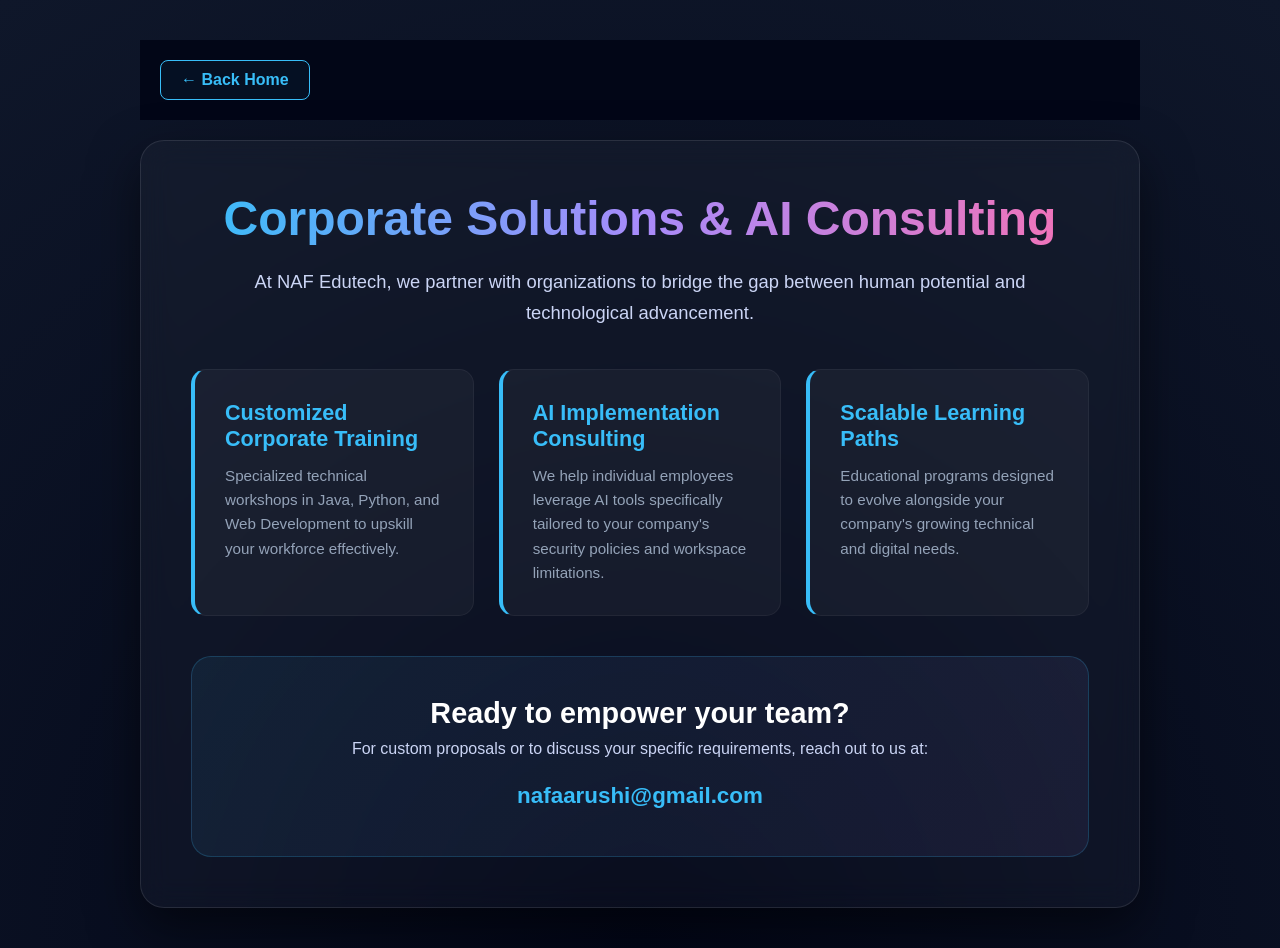
<file: corporate.html>
<!doctype html>
<html lang="en">
  <head>
    <link rel="stylesheet" href="./css/style.css" />
    <title>Corporate Solutions | NAF Edutech</title>
  </head>
  <body>
    <div class="corporate-page-wrapper">
      <div class="page-top-nav">
        <a href="index.html" class="back-btn">&larr; Back Home</a>
      </div>

      <div class="corporate-glass-container">
        <header class="corporate-header">
          <h1>Corporate Solutions & AI Consulting</h1>
          <p>
            At NAF Edutech, we partner with organizations to bridge the gap
            between human potential and technological advancement.
          </p>
        </header>

        <div class="corporate-offerings">
          <div class="offering-item">
            <h3>Customized Corporate Training</h3>
            <p>
              Specialized technical workshops in Java, Python, and Web
              Development to upskill your workforce effectively.
            </p>
          </div>

          <div class="offering-item">
            <h3>AI Implementation Consulting</h3>
            <p>
              We help individual employees leverage AI tools specifically
              tailored to your company's security policies and workspace
              limitations.
            </p>
          </div>

          <div class="offering-item">
            <h3>Scalable Learning Paths</h3>
            <p>
              Educational programs designed to evolve alongside your company's
              growing technical and digital needs.
            </p>
          </div>
        </div>

        <div class="corporate-cta">
          <h2>Ready to empower your team?</h2>
          <p>
            For custom proposals or to discuss your specific requirements, reach
            out to us at:
          </p>
          <a href="mailto:contact@nafedutech.com" class="corporate-email"
            >nafaarushi@gmail.com</a
          >
        </div>
      </div>
    </div>
  </body>
</html>
</file>
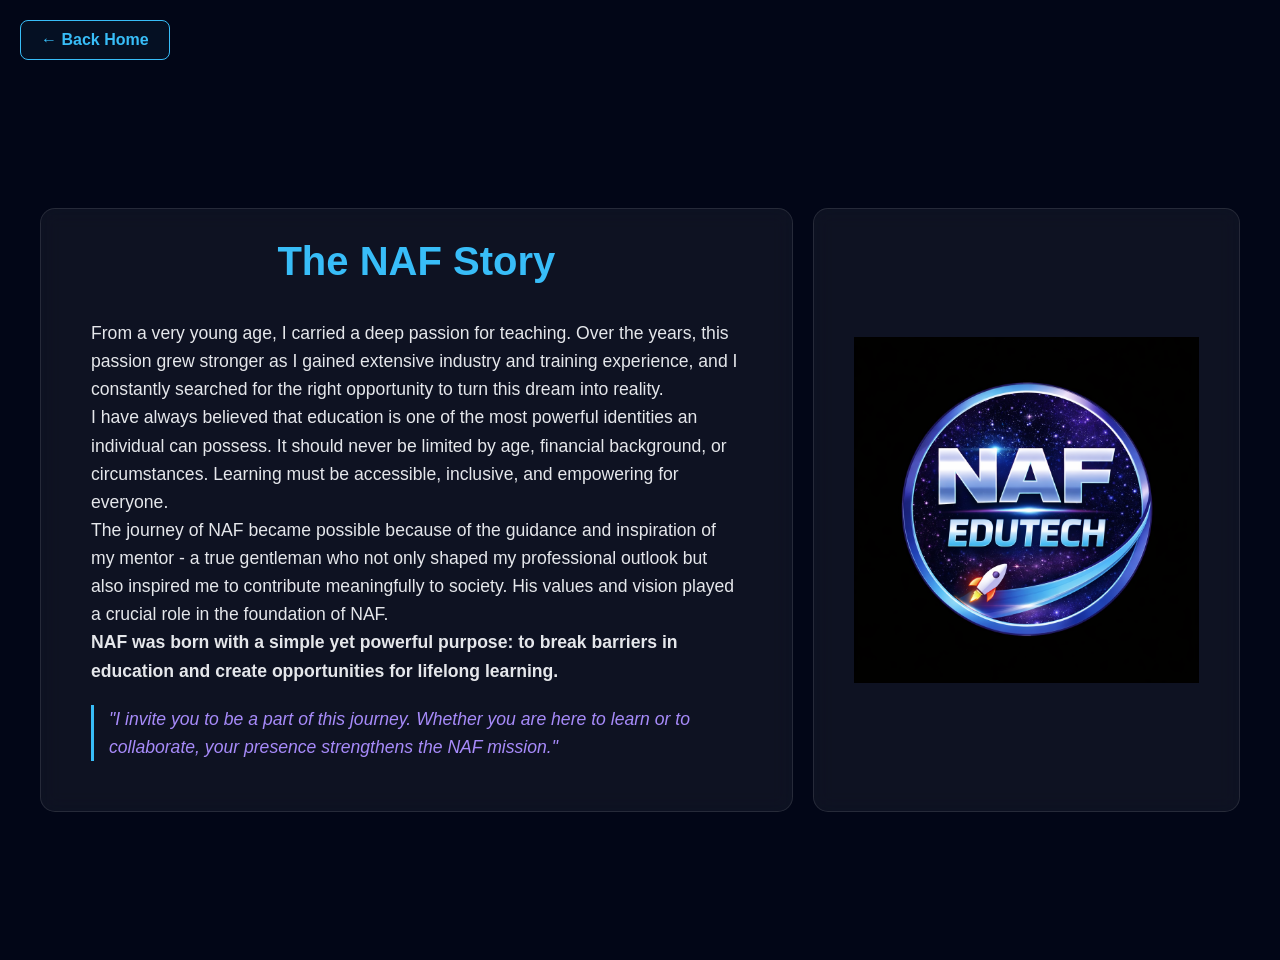
<file: history.html>
<!doctype html>
<html lang="en">
  <head>
    <link rel="stylesheet" href="./css/style.css" />
    <title>Our Story | NAF Edutech</title>
    <style>
      /* Dedicated Page Styles */
      body {
        margin: 0;
        background: #020617;
      }

      .history-full-page {
        min-height: 100vh;
        padding: 40px;
        display: flex;
        flex-direction: column;
        align-items: center;
        justify-content: center;
      }

      .back-btn {
        position: absolute;
        top: 20px;
        left: 20px;
        color: #38bdf8;
        text-decoration: none;
        font-weight: 600;
        padding: 10px 20px;
        border: 1px solid #38bdf8;
        border-radius: 8px;
        transition: 0.3s;
      }

      .back-btn:hover {
        background: #38bdf8;
        color: #020617;
      }

      .history-wrapper {
        flex-direction: row; /* Keep side-by-side on desktop */
        align-items: stretch;
        height: auto;
        max-width: 1200px;
      }

      /* Mobile Responsive adjustment */
      @media (max-width: 768px) {
        .history-wrapper {
          flex-direction: column;
        }
      }
    </style>
  </head>
  <body>
    <div class="page-top-nav">
      <a href="index.html" class="back-btn">&larr; Back Home</a>
    </div>

    <section class="history-section history-full-page">
      <div class="history-wrapper">
        <div class="glass-card history-content-wrapper">
          <h2 class="section-title" style="font-size: 2.5rem">The NAF Story</h2>
          <div class="scrollable-text" style="font-size: 1.1rem; padding: 20px">
            <p>
              From a very young age, I carried a deep passion for teaching. Over
              the years, this passion grew stronger as I gained extensive
              industry and training experience, and I constantly searched for
              the right opportunity to turn this dream into reality.
            </p>

            <p>
              I have always believed that education is one of the most powerful
              identities an individual can possess. It should never be limited
              by age, financial background, or circumstances. Learning must be
              accessible, inclusive, and empowering for everyone.
            </p>

            <p>
              The journey of NAF became possible because of the guidance and
              inspiration of my mentor - a true gentleman who not only shaped my
              professional outlook but also inspired me to contribute
              meaningfully to society. His values and vision played a crucial
              role in the foundation of NAF.
            </p>

            <p>
              <strong
                >NAF was born with a simple yet powerful purpose: to break
                barriers in education and create opportunities for lifelong
                learning.</strong
              >
            </p>

            <div
              class="founder-quote"
              style="
                border-left: 3px solid #38bdf8;
                padding-left: 15px;
                margin-top: 20px;
                color: #a78bfa;
              "
            >
              <em
                >"I invite you to be a part of this journey. Whether you are
                here to learn or to collaborate, your presence strengthens the
                NAF mission."</em
              >
            </div>
          </div>
        </div>

        <div class="glass-card logo-section" style="padding: 40px">
          <img
            src="images/NAF logo.png"
            alt="NAF Edutech Logo"
            class="naf-logo"
            style="max-width: 100%"
          />
        </div>
      </div>
    </section>
  </body>
</html>
</file>
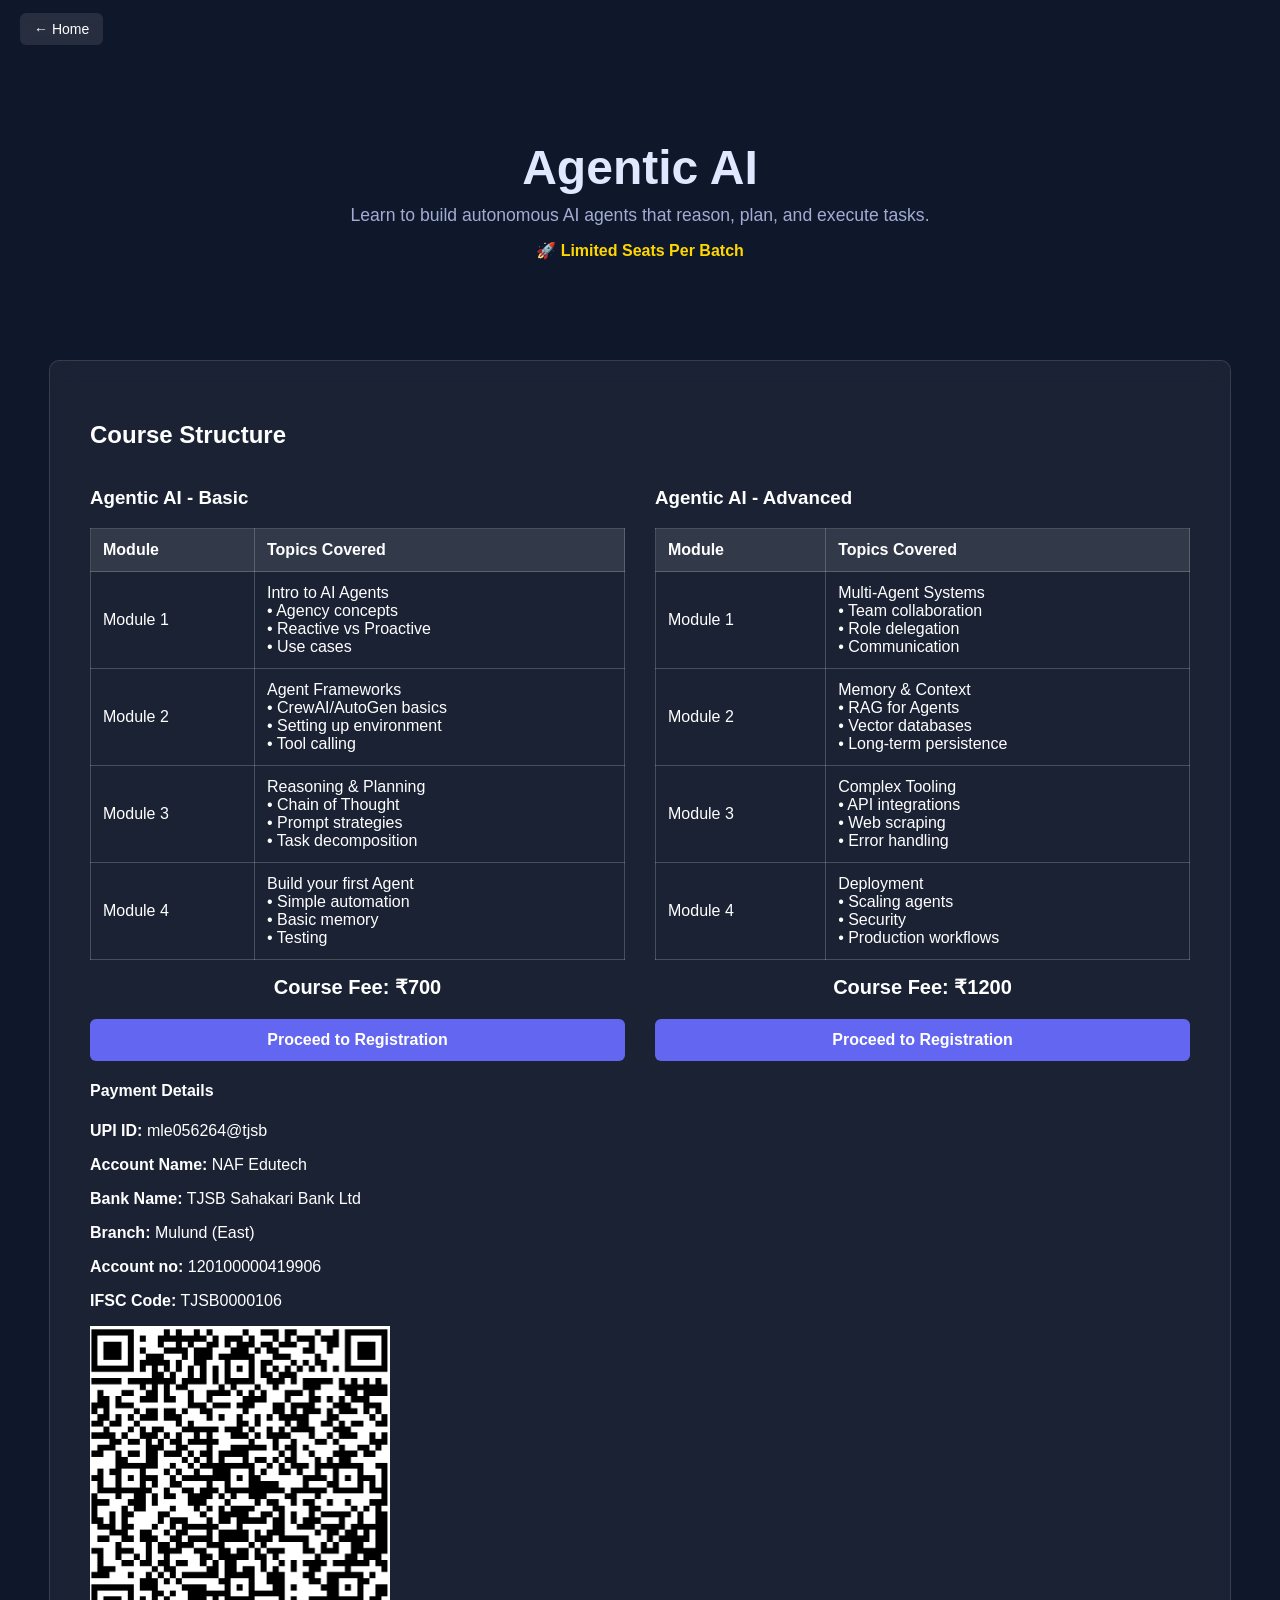
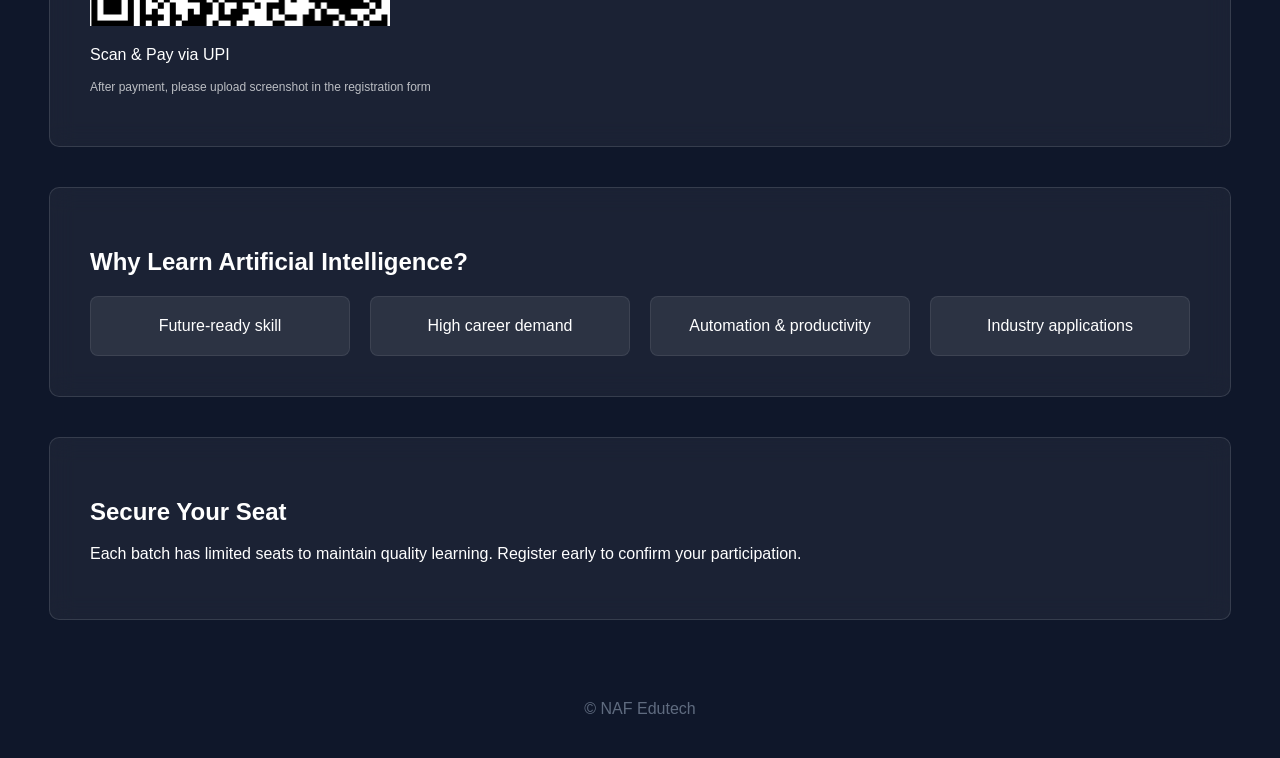
<file: courses/course-agenticai.html>
<!doctype html>
<html lang="en">
  <head>
    <meta charset="UTF-8" />
    <meta name="viewport" content="width=device-width, initial-scale=1.0" />
    <title>Artificial Intelligence | NAF Edutech</title>
    <link rel="stylesheet" href="course.css" />
  </head>

  <body>
    <!-- HOME BUTTON -->
    <div class="top-nav">
      <a href="../index.html" class="home-btn">← Home</a>
    </div>

    <!-- HERO -->
    <section class="course-hero">
      <h1>Agentic AI</h1>
      <p>
        Learn to build autonomous AI agents that reason, plan, and execute
        tasks.
      </p>
      <div class="limited-badge">🚀 Limited Seats Per Batch</div>
    </section>

    <!-- COURSE STRUCTURE -->
    <section class="course-section glass-card">
      <h2>Course Structure</h2>

      <div class="course-tables">
        <div class="course-table">
          <h3>Agentic AI - Basic</h3>
          <table>
            <tr>
              <th>Module</th>
              <th>Topics Covered</th>
            </tr>
            <tr>
              <td>Module 1</td>
              <td>
                Intro to AI Agents<br />• Agency concepts<br />• Reactive vs
                Proactive<br />• Use cases
              </td>
            </tr>
            <tr>
              <td>Module 2</td>
              <td>
                Agent Frameworks<br />• CrewAI/AutoGen basics<br />• Setting up
                environment<br />• Tool calling
              </td>
            </tr>
            <tr>
              <td>Module 3</td>
              <td>
                Reasoning & Planning<br />• Chain of Thought<br />• Prompt
                strategies<br />• Task decomposition
              </td>
            </tr>
            <tr>
              <td>Module 4</td>
              <td>
                Build your first Agent<br />• Simple automation<br />• Basic
                memory<br />• Testing
              </td>
            </tr>
          </table>
          <div class="course-price">Course Fee: ₹700</div>
          <a href="https://forms.gle/EibyaiA8zGve7oNF8" class="register-btn"
            >Proceed to Registration</a
          >
        </div>

        <div class="course-table">
          <h3>Agentic AI - Advanced</h3>
          <table>
            <tr>
              <th>Module</th>
              <th>Topics Covered</th>
            </tr>
            <tr>
              <td>Module 1</td>
              <td>
                Multi-Agent Systems<br />• Team collaboration<br />• Role
                delegation<br />• Communication
              </td>
            </tr>
            <tr>
              <td>Module 2</td>
              <td>
                Memory & Context<br />• RAG for Agents<br />• Vector
                databases<br />• Long-term persistence
              </td>
            </tr>
            <tr>
              <td>Module 3</td>
              <td>
                Complex Tooling<br />• API integrations<br />• Web scraping<br />•
                Error handling
              </td>
            </tr>
            <tr>
              <td>Module 4</td>
              <td>
                Deployment<br />• Scaling agents<br />• Security<br />•
                Production workflows
              </td>
            </tr>
          </table>
          <div class="course-price">Course Fee: ₹1200</div>
          <a href="https://forms.gle/EibyaiA8zGve7oNF8" class="register-btn"
            >Proceed to Registration</a
          >
        </div>
      </div>
      <!-- SINGLE PAYMENT SECTION -->
      <div class="payment-box">
        <h4>Payment Details</h4>

        <p><strong>UPI ID:</strong> mle056264@tjsb</p>
        <p><strong>Account Name:</strong> NAF Edutech</p>
        <p><strong>Bank Name:</strong> TJSB Sahakari Bank Ltd</p>
        <p><strong>Branch:</strong> Mulund (East)</p>
        <p><strong>Account no:</strong> 120100000419906</p>
        <p><strong>IFSC Code:</strong> TJSB0000106</p>

        <div class="qr-section">
          <img
            src="../images/QR Code.jpg"
            alt="Scan to Pay"
            class="qr-code"
            width="300px"
            height="300px"
          />
          <p class="scan-text">Scan & Pay via UPI</p>
        </div>

        <p style="font-size: 12px; opacity: 0.7">
          After payment, please upload screenshot in the registration form
        </p>
      </div>
    </section>

    <!-- WHY LEARN -->
    <section class="course-section glass-card">
      <h2>Why Learn Artificial Intelligence?</h2>

      <div class="topics-grid">
        <div class="topic">Future-ready skill</div>
        <div class="topic">High career demand</div>
        <div class="topic">Automation & productivity</div>
        <div class="topic">Industry applications</div>
      </div>
    </section>

    <!-- CTA -->
    <section class="course-section glass-card">
      <h2>Secure Your Seat</h2>

      <p>
        Each batch has limited seats to maintain quality learning. Register
        early to confirm your participation.
      </p>
    </section>

    <footer class="course-footer">© NAF Edutech</footer>
  </body>
</html>
</file>
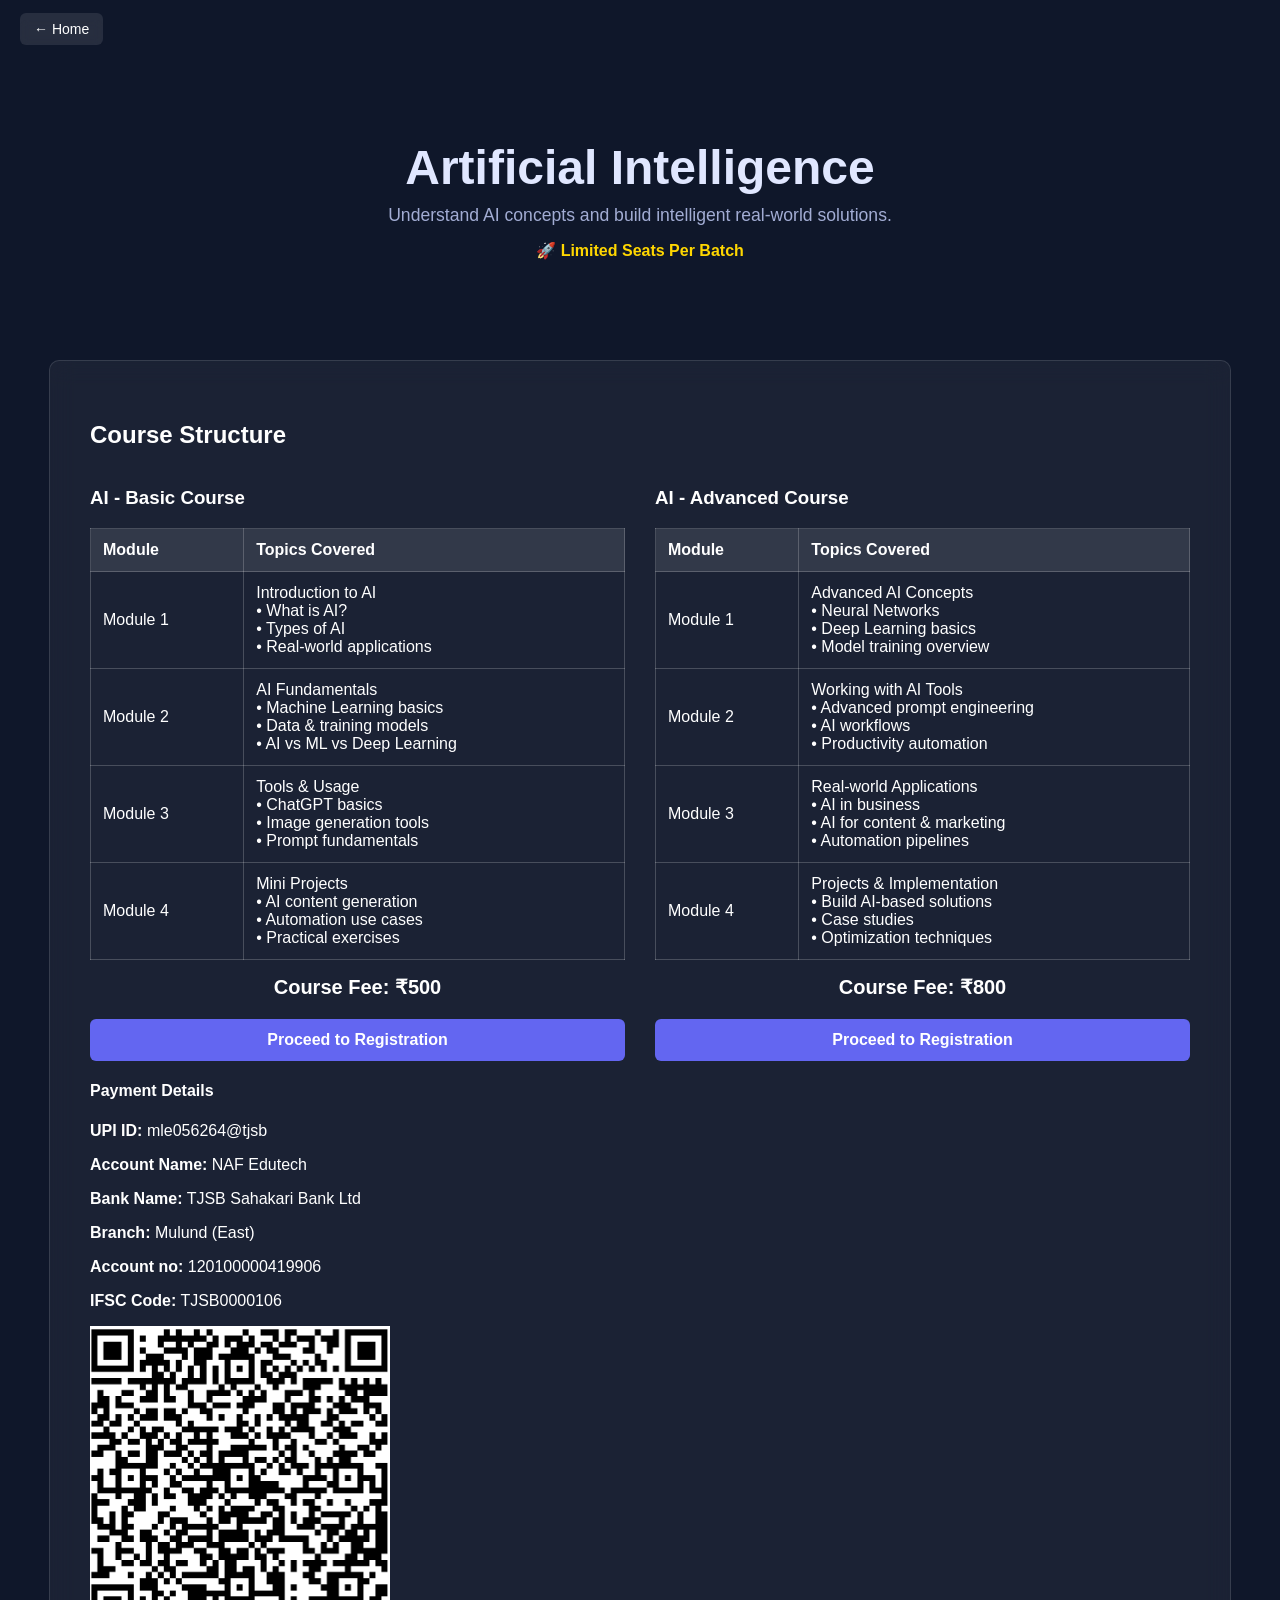
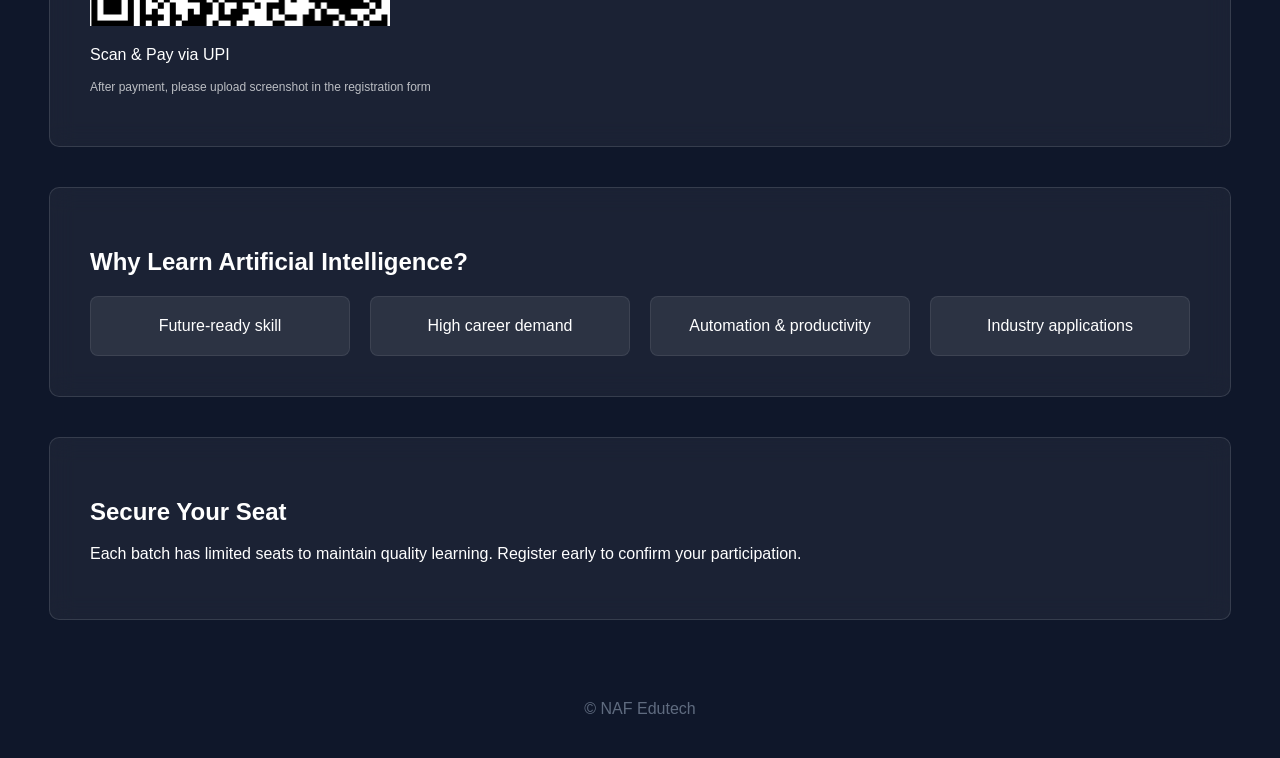
<file: courses/course-ai.html>
<!doctype html>
<html lang="en">
  <head>
    <meta charset="UTF-8" />
    <meta name="viewport" content="width=device-width, initial-scale=1.0" />
    <title>Artificial Intelligence | NAF Edutech</title>
    <link rel="stylesheet" href="course.css" />
  </head>

  <body>
    <!-- HOME BUTTON -->
    <div class="top-nav">
      <a href="../index.html" class="home-btn">← Home</a>
    </div>

    <!-- HERO -->
    <section class="course-hero">
      <h1>Artificial Intelligence</h1>
      <p>Understand AI concepts and build intelligent real-world solutions.</p>

      <div class="limited-badge">🚀 Limited Seats Per Batch</div>
    </section>

    <!-- COURSE STRUCTURE -->
    <section class="course-section glass-card">
      <h2>Course Structure</h2>

      <div class="course-tables">
        <!-- BASIC -->
        <div class="course-table">
          <h3>AI - Basic Course</h3>

          <table>
            <tr>
              <th>Module</th>
              <th>Topics Covered</th>
            </tr>

            <tr>
              <td>Module 1</td>
              <td>
                Introduction to AI<br />
                • What is AI?<br />
                • Types of AI<br />
                • Real-world applications
              </td>
            </tr>

            <tr>
              <td>Module 2</td>
              <td>
                AI Fundamentals<br />
                • Machine Learning basics<br />
                • Data & training models<br />
                • AI vs ML vs Deep Learning
              </td>
            </tr>

            <tr>
              <td>Module 3</td>
              <td>
                Tools & Usage<br />
                • ChatGPT basics<br />
                • Image generation tools<br />
                • Prompt fundamentals
              </td>
            </tr>

            <tr>
              <td>Module 4</td>
              <td>
                Mini Projects<br />
                • AI content generation<br />
                • Automation use cases<br />
                • Practical exercises
              </td>
            </tr>
          </table>

          <div class="course-price">Course Fee: ₹500</div>

          <a href="https://forms.gle/EibyaiA8zGve7oNF8" class="register-btn">
            Proceed to Registration
          </a>
        </div>

        <!-- ADVANCED -->
        <div class="course-table">
          <h3>AI - Advanced Course</h3>

          <table>
            <tr>
              <th>Module</th>
              <th>Topics Covered</th>
            </tr>

            <tr>
              <td>Module 1</td>
              <td>
                Advanced AI Concepts<br />
                • Neural Networks<br />
                • Deep Learning basics<br />
                • Model training overview
              </td>
            </tr>

            <tr>
              <td>Module 2</td>
              <td>
                Working with AI Tools<br />
                • Advanced prompt engineering<br />
                • AI workflows<br />
                • Productivity automation
              </td>
            </tr>

            <tr>
              <td>Module 3</td>
              <td>
                Real-world Applications<br />
                • AI in business<br />
                • AI for content & marketing<br />
                • Automation pipelines
              </td>
            </tr>

            <tr>
              <td>Module 4</td>
              <td>
                Projects & Implementation<br />
                • Build AI-based solutions<br />
                • Case studies<br />
                • Optimization techniques
              </td>
            </tr>
          </table>

          <div class="course-price">Course Fee: ₹800</div>

          <a href="https://forms.gle/EibyaiA8zGve7oNF8" class="register-btn">
            Proceed to Registration
          </a>
        </div>
      </div>

      <!-- SINGLE PAYMENT SECTION -->
      <div class="payment-box">
        <h4>Payment Details</h4>

        <p><strong>UPI ID:</strong> mle056264@tjsb</p>
        <p><strong>Account Name:</strong> NAF Edutech</p>
        <p><strong>Bank Name:</strong> TJSB Sahakari Bank Ltd</p>
        <p><strong>Branch:</strong> Mulund (East)</p>
        <p><strong>Account no:</strong> 120100000419906</p>
        <p><strong>IFSC Code:</strong> TJSB0000106</p>

        <div class="qr-section">
          <img
            src="../images/QR Code.jpg"
            alt="Scan to Pay"
            class="qr-code"
            width="300px"
            height="300px"
          />
          <p class="scan-text">Scan & Pay via UPI</p>
        </div>

        <p style="font-size: 12px; opacity: 0.7">
          After payment, please upload screenshot in the registration form
        </p>
      </div>
    </section>

    <!-- WHY LEARN -->
    <section class="course-section glass-card">
      <h2>Why Learn Artificial Intelligence?</h2>

      <div class="topics-grid">
        <div class="topic">Future-ready skill</div>
        <div class="topic">High career demand</div>
        <div class="topic">Automation & productivity</div>
        <div class="topic">Industry applications</div>
      </div>
    </section>

    <!-- CTA -->
    <section class="course-section glass-card">
      <h2>Secure Your Seat</h2>

      <p>
        Each batch has limited seats to maintain quality learning. Register
        early to confirm your participation.
      </p>
    </section>

    <footer class="course-footer">© NAF Edutech</footer>
  </body>
</html>
</file>
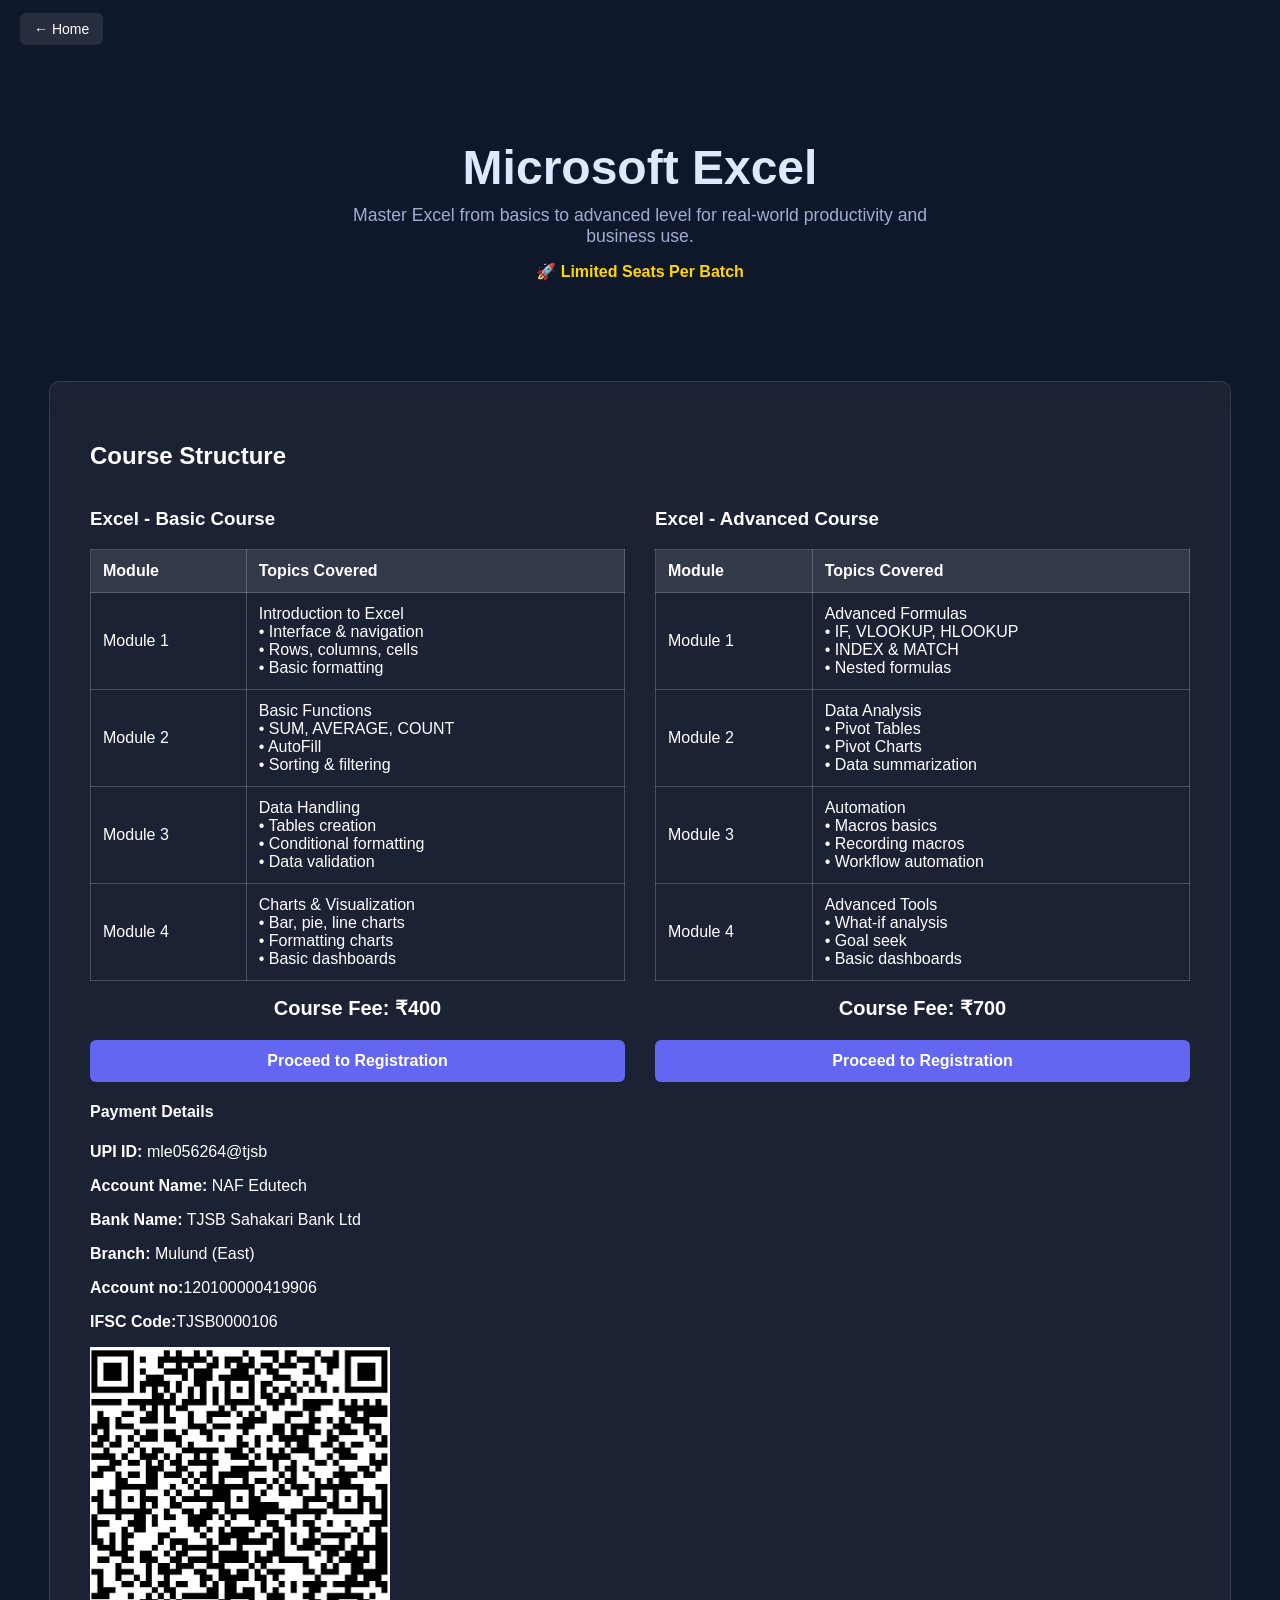
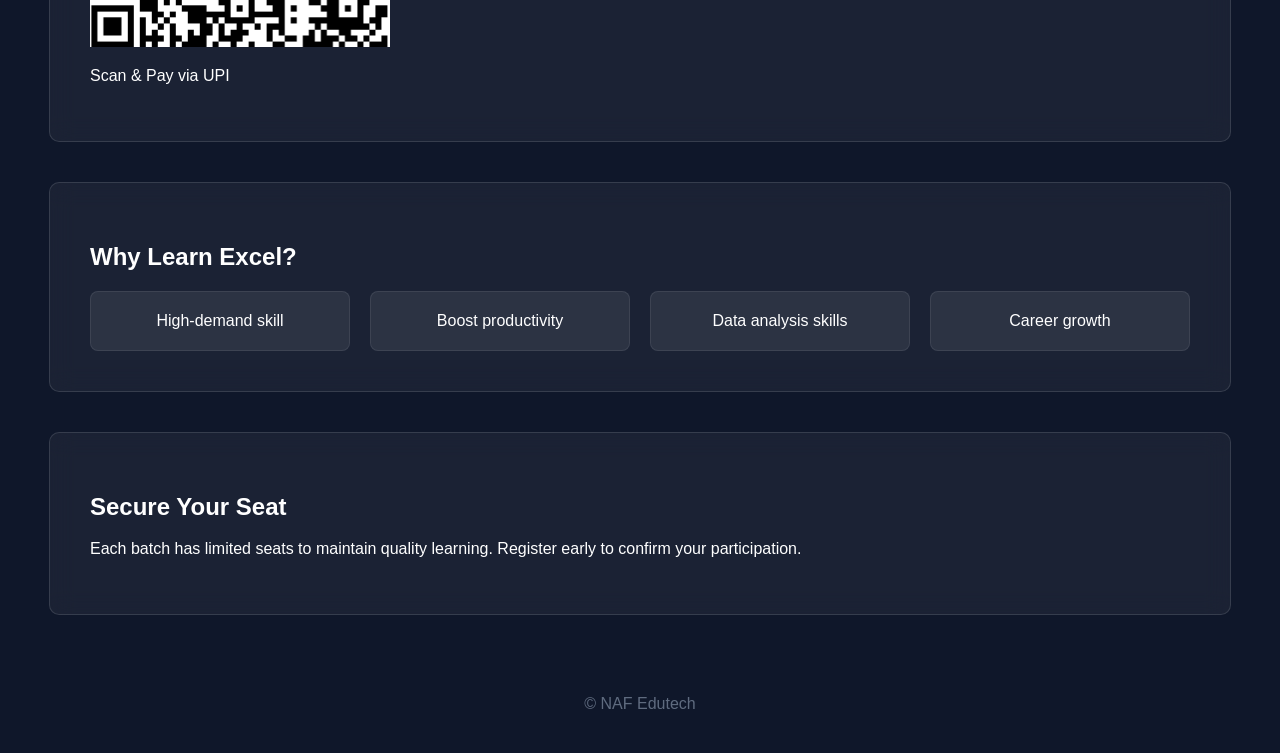
<file: courses/course-excel.html>
<!doctype html>
<html lang="en">
  <head>
    <meta charset="UTF-8" />
    <meta name="viewport" content="width=device-width, initial-scale=1.0" />
    <title>Excel | NAF Edutech</title>
    <link rel="stylesheet" href="course.css" />
  </head>

  <body>
    <!-- HOME BUTTON -->
    <div class="top-nav">
      <a href="../index.html" class="home-btn">← Home</a>
    </div>

    <!-- HERO -->
    <section class="course-hero">
      <h1>Microsoft Excel</h1>

      <p>
        Master Excel from basics to advanced level for real-world productivity
        and business use.
      </p>

      <div class="limited-badge">🚀 Limited Seats Per Batch</div>
    </section>

    <!-- COURSE STRUCTURE -->
    <section class="course-section glass-card">
      <h2>Course Structure</h2>

      <div class="course-tables">
        <!-- BASIC -->
        <div class="course-table">
          <h3>Excel - Basic Course</h3>

          <table>
            <tr>
              <th>Module</th>
              <th>Topics Covered</th>
            </tr>

            <tr>
              <td>Module 1</td>
              <td>
                Introduction to Excel<br />
                • Interface & navigation<br />
                • Rows, columns, cells<br />
                • Basic formatting
              </td>
            </tr>

            <tr>
              <td>Module 2</td>
              <td>
                Basic Functions<br />
                • SUM, AVERAGE, COUNT<br />
                • AutoFill<br />
                • Sorting & filtering
              </td>
            </tr>

            <tr>
              <td>Module 3</td>
              <td>
                Data Handling<br />
                • Tables creation<br />
                • Conditional formatting<br />
                • Data validation
              </td>
            </tr>

            <tr>
              <td>Module 4</td>
              <td>
                Charts & Visualization<br />
                • Bar, pie, line charts<br />
                • Formatting charts<br />
                • Basic dashboards
              </td>
            </tr>
          </table>

          <div class="course-price">Course Fee: ₹400</div>

          <a href="https://forms.gle/EibyaiA8zGve7oNF8" class="register-btn">
            Proceed to Registration
          </a>
        </div>

        <!-- ADVANCED -->
        <div class="course-table">
          <h3>Excel - Advanced Course</h3>

          <table>
            <tr>
              <th>Module</th>
              <th>Topics Covered</th>
            </tr>

            <tr>
              <td>Module 1</td>
              <td>
                Advanced Formulas<br />
                • IF, VLOOKUP, HLOOKUP<br />
                • INDEX & MATCH<br />
                • Nested formulas
              </td>
            </tr>

            <tr>
              <td>Module 2</td>
              <td>
                Data Analysis<br />
                • Pivot Tables<br />
                • Pivot Charts<br />
                • Data summarization
              </td>
            </tr>

            <tr>
              <td>Module 3</td>
              <td>
                Automation<br />
                • Macros basics<br />
                • Recording macros<br />
                • Workflow automation
              </td>
            </tr>

            <tr>
              <td>Module 4</td>
              <td>
                Advanced Tools<br />
                • What-if analysis<br />
                • Goal seek<br />
                • Basic dashboards
              </td>
            </tr>
          </table>

          <div class="course-price">Course Fee: ₹700</div>

          <a href="https://forms.gle/EibyaiA8zGve7oNF8" class="register-btn">
            Proceed to Registration
          </a>
        </div>
      </div>
      <!-- Payment Details -->
      <div class="payment-box">
        <h4>Payment Details</h4>

        <p><strong>UPI ID:</strong> mle056264@tjsb</p>
        <p><strong>Account Name:</strong> NAF Edutech</p>
        <p><strong>Bank Name:</strong> TJSB Sahakari Bank Ltd</p>
        <p><strong>Branch:</strong> Mulund (East)</p>
        <p><strong>Account no:</strong>120100000419906</p>
        <p><strong>IFSC Code:</strong>TJSB0000106</p>

        <div class="qr-section">
          <img
            src="../images/QR Code.jpg"
            alt="Scan to Pay"
            class="qr-code"
            width="300px"
            height="300px"
          />
          <p class="scan-text">Scan & Pay via UPI</p>
        </div>
      </div>
    </section>

    <!-- WHY LEARN -->
    <section class="course-section glass-card">
      <h2>Why Learn Excel?</h2>

      <div class="topics-grid">
        <div class="topic">High-demand skill</div>
        <div class="topic">Boost productivity</div>
        <div class="topic">Data analysis skills</div>
        <div class="topic">Career growth</div>
      </div>
    </section>

    <!-- CTA -->
    <section class="course-section glass-card">
      <h2>Secure Your Seat</h2>

      <p>
        Each batch has limited seats to maintain quality learning. Register
        early to confirm your participation.
      </p>
    </section>

    <footer class="course-footer">© NAF Edutech</footer>
  </body>
</html>
</file>
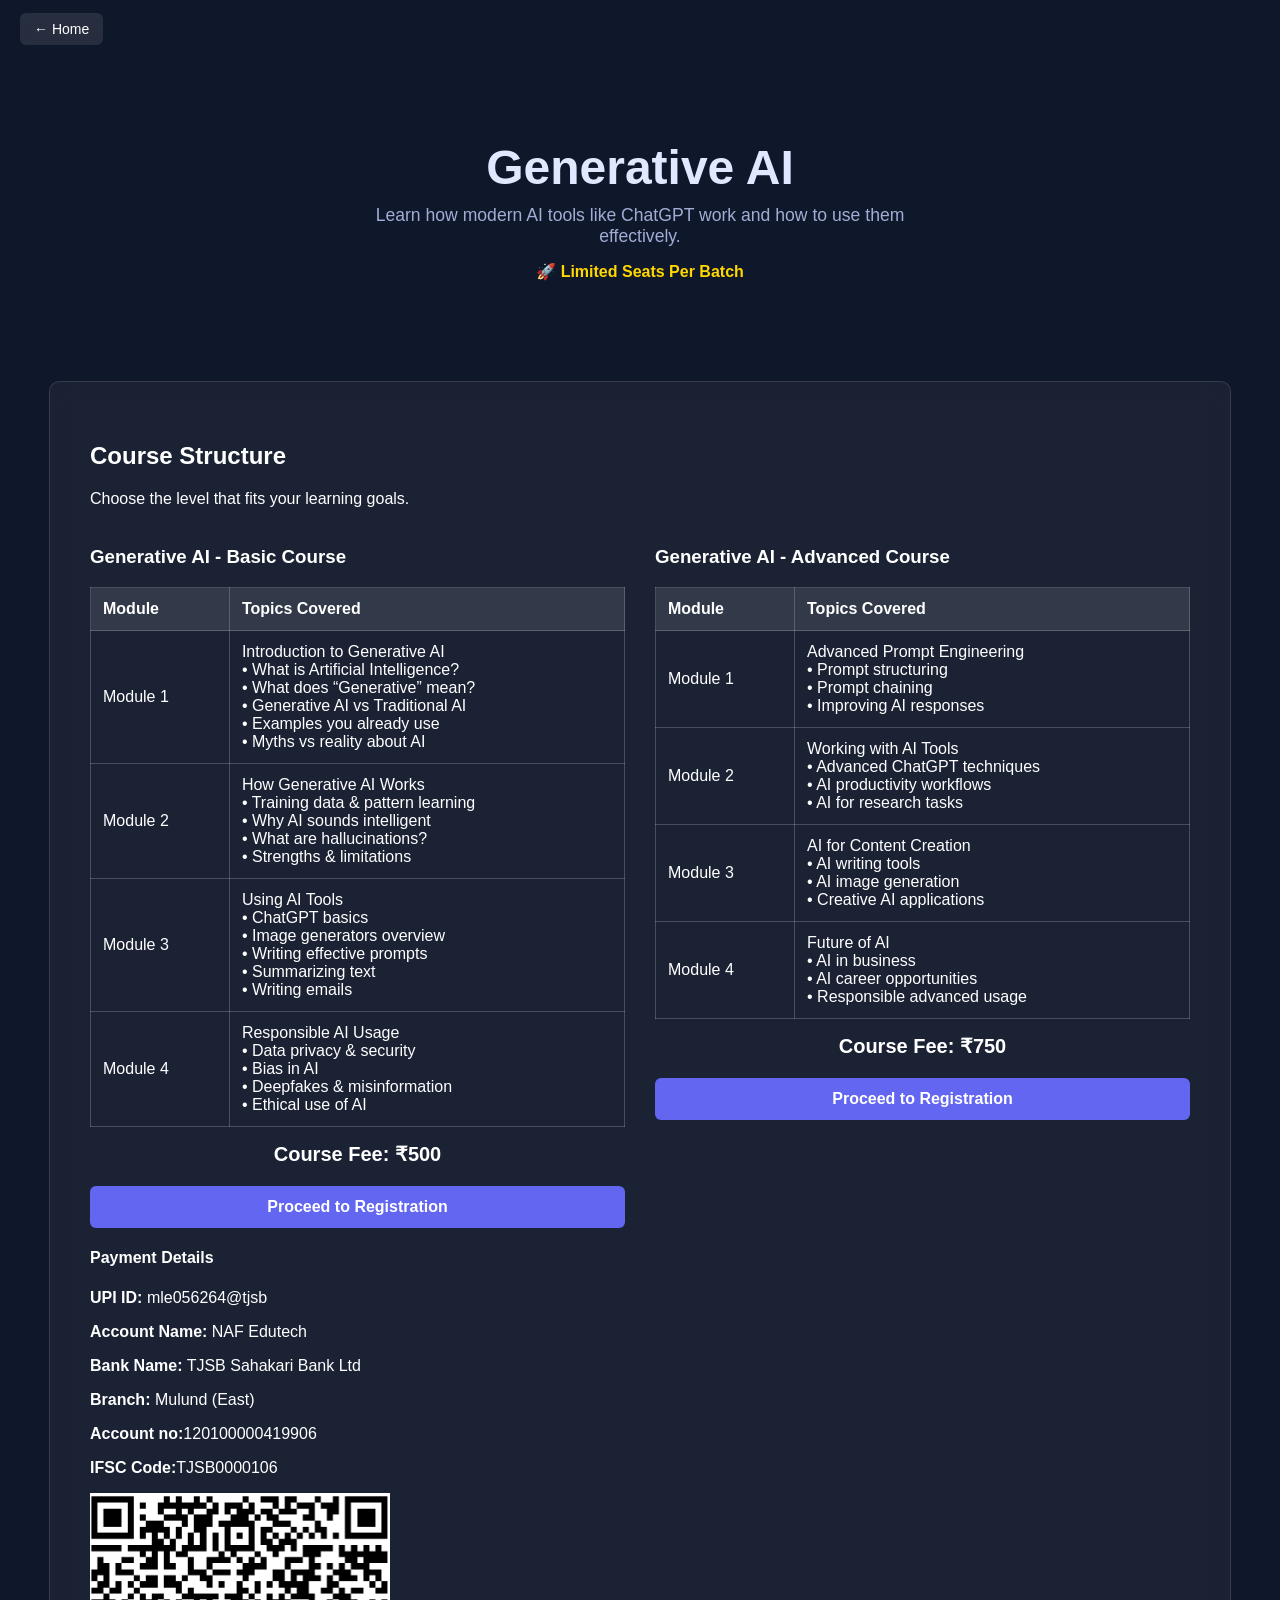
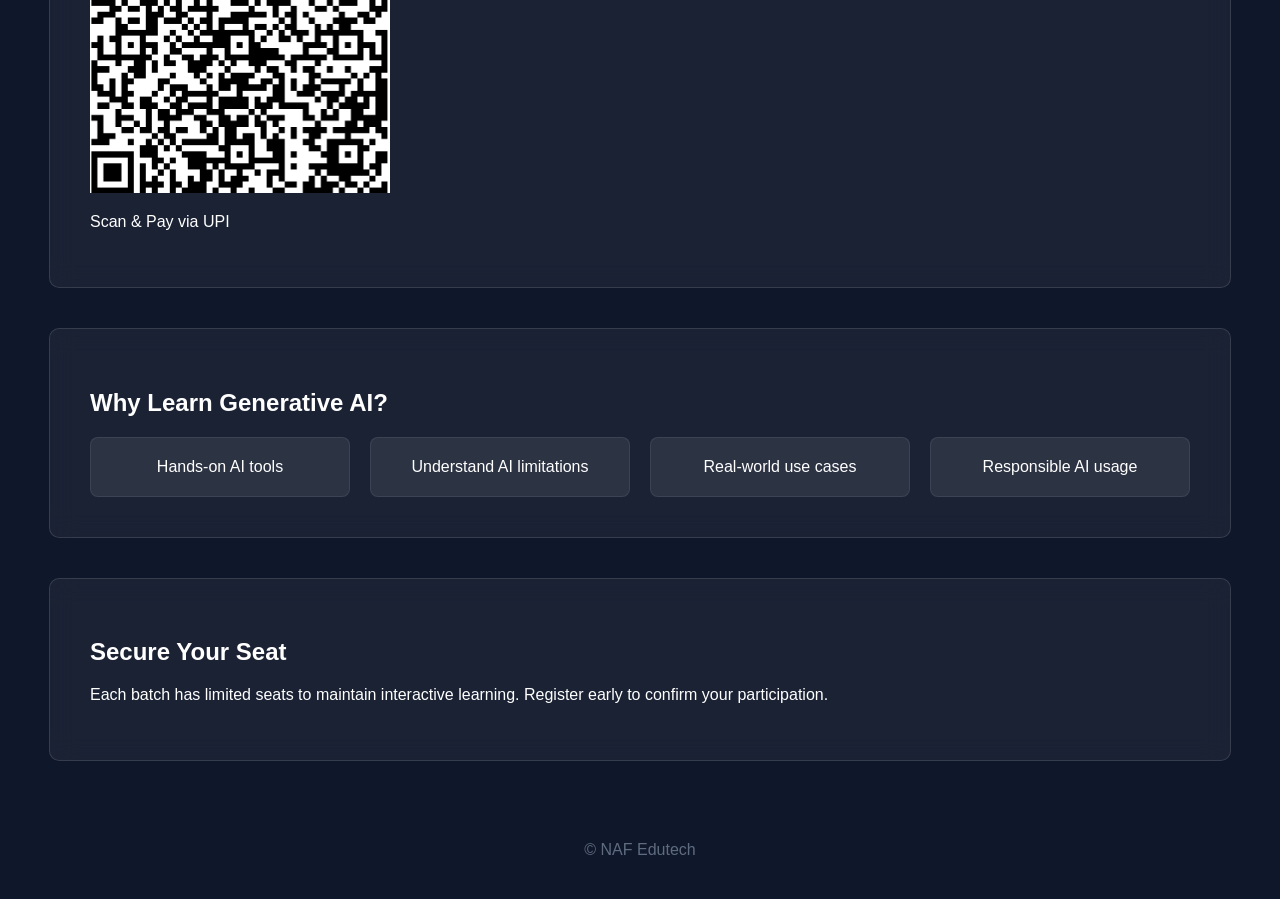
<file: courses/course-genai.html>
<!doctype html>
<html lang="en">
  <head>
    <meta charset="UTF-8" />
    <meta name="viewport" content="width=device-width, initial-scale=1.0" />

    <title>Generative AI | NAF Edutech</title>

    <link rel="stylesheet" href="course.css" />
  </head>

  <body>
    <!-- For Back to Home Screen button - Start -->
    <div class="top-nav">
      <a href="../index.html" class="home-btn">← Home</a>
    </div>
    <!-- For Back to Home Screen button - Complete -->
    <section class="course-hero">
      <h1>Generative AI</h1>

      <p>
        Learn how modern AI tools like ChatGPT work and how to use them
        effectively.
      </p>

      <div class="limited-badge">🚀 Limited Seats Per Batch</div>
    </section>

    <section class="course-section glass-card">
      <h2>Course Structure</h2>

      <p class="section-desc">
        Choose the level that fits your learning goals.
      </p>

      <div class="course-tables">
        <!-- BASIC COURSE -->

        <div class="course-table">
          <h3>Generative AI - Basic Course</h3>

          <table>
            <tr>
              <th>Module</th>
              <th>Topics Covered</th>
            </tr>

            <tr>
              <td>Module 1</td>
              <td>
                Introduction to Generative AI<br />
                • What is Artificial Intelligence?<br />
                • What does “Generative” mean?<br />
                • Generative AI vs Traditional AI<br />
                • Examples you already use<br />
                • Myths vs reality about AI
              </td>
            </tr>

            <tr>
              <td>Module 2</td>
              <td>
                How Generative AI Works<br />
                • Training data & pattern learning<br />
                • Why AI sounds intelligent<br />
                • What are hallucinations?<br />
                • Strengths & limitations
              </td>
            </tr>

            <tr>
              <td>Module 3</td>
              <td>
                Using AI Tools<br />
                • ChatGPT basics<br />
                • Image generators overview<br />
                • Writing effective prompts<br />
                • Summarizing text<br />
                • Writing emails
              </td>
            </tr>

            <tr>
              <td>Module 4</td>
              <td>
                Responsible AI Usage<br />
                • Data privacy & security<br />
                • Bias in AI<br />
                • Deepfakes & misinformation<br />
                • Ethical use of AI
              </td>
            </tr>
          </table>

          <div class="course-price">Course Fee: ₹500</div>

          <a href="https://forms.gle/EibyaiA8zGve7oNF8" class="register-btn">
            Proceed to Registration
          </a>
        </div>

        <!-- ADVANCED COURSE -->

        <div class="course-table">
          <h3>Generative AI - Advanced Course</h3>

          <table>
            <tr>
              <th>Module</th>
              <th>Topics Covered</th>
            </tr>

            <tr>
              <td>Module 1</td>
              <td>
                Advanced Prompt Engineering<br />
                • Prompt structuring<br />
                • Prompt chaining<br />
                • Improving AI responses
              </td>
            </tr>

            <tr>
              <td>Module 2</td>
              <td>
                Working with AI Tools<br />
                • Advanced ChatGPT techniques<br />
                • AI productivity workflows<br />
                • AI for research tasks
              </td>
            </tr>

            <tr>
              <td>Module 3</td>
              <td>
                AI for Content Creation<br />
                • AI writing tools<br />
                • AI image generation<br />
                • Creative AI applications
              </td>
            </tr>

            <tr>
              <td>Module 4</td>
              <td>
                Future of AI<br />
                • AI in business<br />
                • AI career opportunities<br />
                • Responsible advanced usage
              </td>
            </tr>
          </table>

          <div class="course-price">Course Fee: ₹750</div>

          <a href="https://forms.gle/EibyaiA8zGve7oNF8" class="register-btn">
            Proceed to Registration
          </a>
        </div>
      </div>
      <!-- Payment Details -->
      <div class="payment-box">
        <h4>Payment Details</h4>

        <p><strong>UPI ID:</strong> mle056264@tjsb</p>
        <p><strong>Account Name:</strong> NAF Edutech</p>
        <p><strong>Bank Name:</strong> TJSB Sahakari Bank Ltd</p>
        <p><strong>Branch:</strong> Mulund (East)</p>
        <p><strong>Account no:</strong>120100000419906</p>
        <p><strong>IFSC Code:</strong>TJSB0000106</p>

        <div class="qr-section">
          <img
            src="../images/QR Code.jpg"
            alt="Scan to Pay"
            class="qr-code"
            width="300px"
            height="300px"
          />
          <p class="scan-text">Scan & Pay via UPI</p>
        </div>
      </div>
    </section>

    <section class="course-section glass-card">
      <h2>Why Learn Generative AI?</h2>

      <div class="topics-grid">
        <div class="topic">Hands-on AI tools</div>
        <div class="topic">Understand AI limitations</div>
        <div class="topic">Real-world use cases</div>
        <div class="topic">Responsible AI usage</div>
      </div>
    </section>

    <section class="course-section glass-card">
      <h2>Secure Your Seat</h2>

      <p class="section-desc">
        Each batch has limited seats to maintain interactive learning. Register
        early to confirm your participation.
      </p>
    </section>

    <footer class="course-footer">© NAF Edutech</footer>
  </body>
</html>
</file>
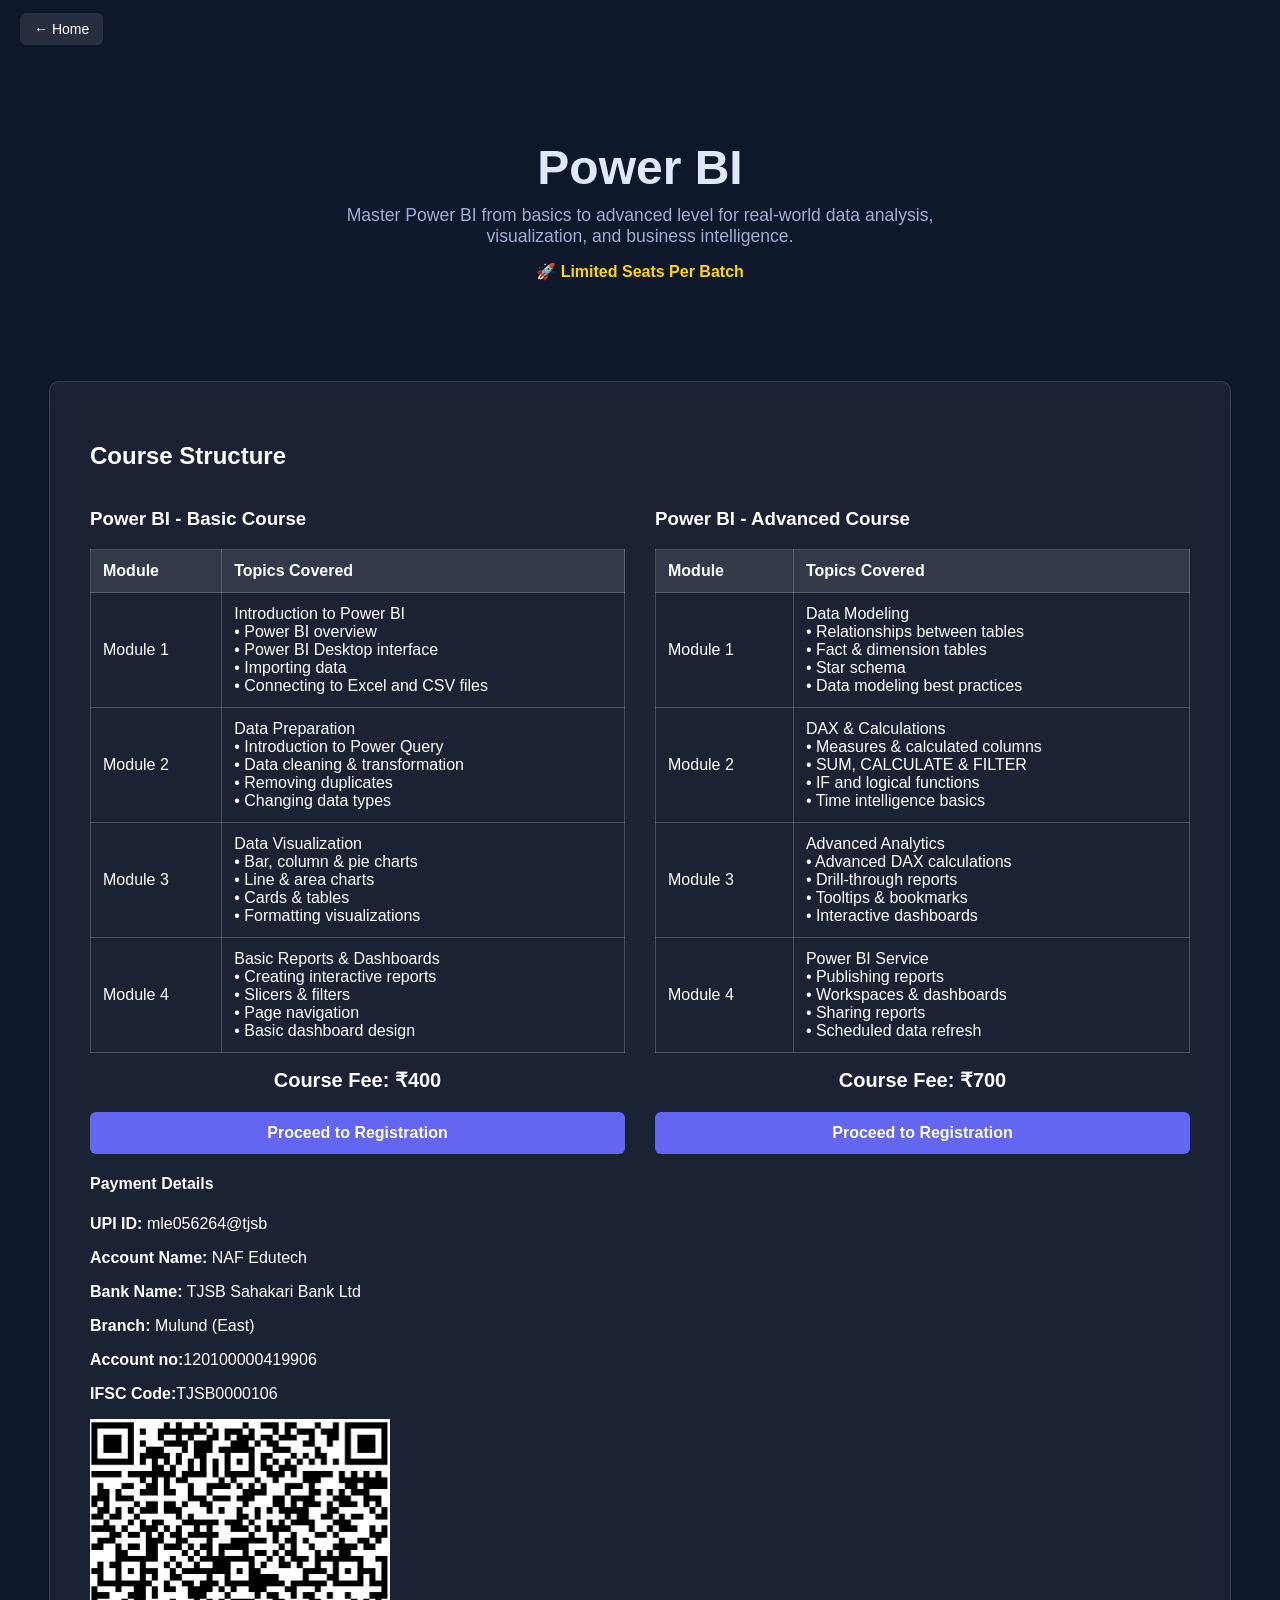
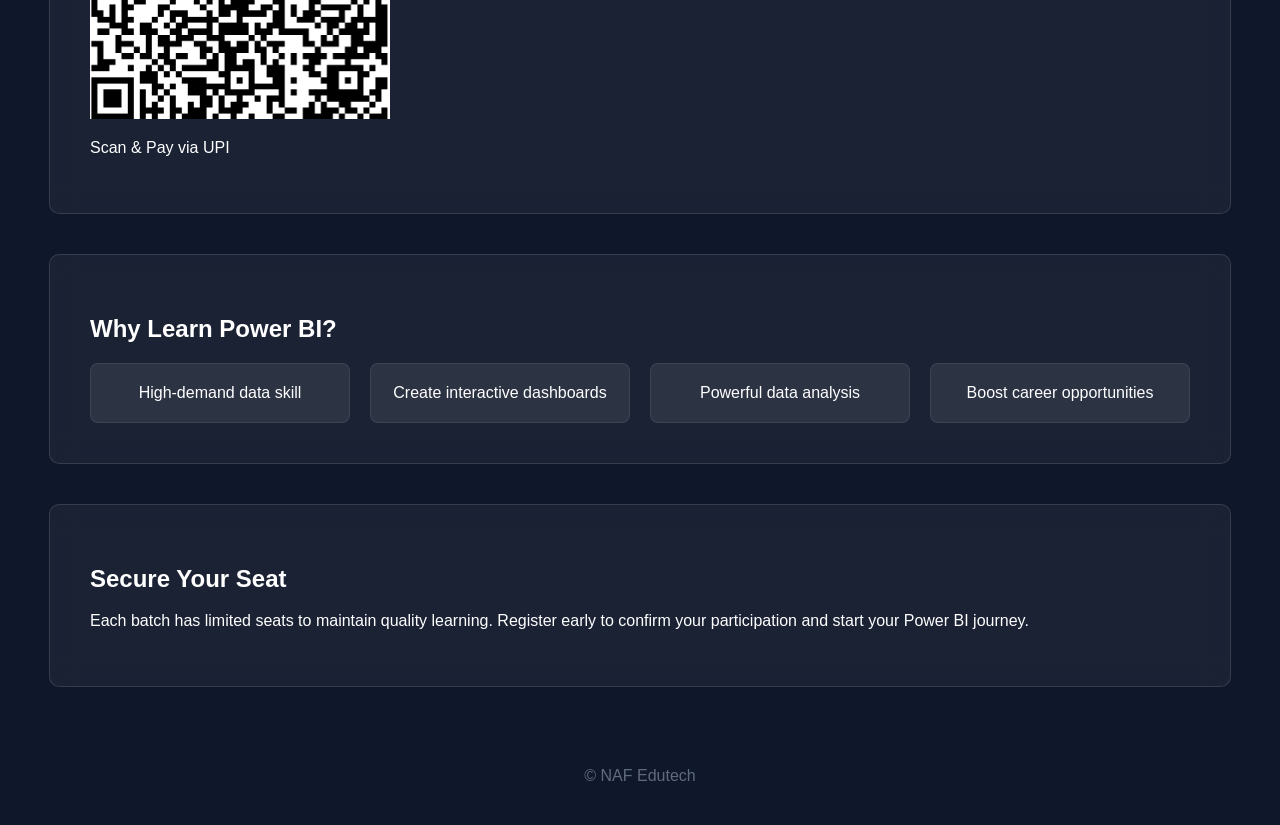
<file: courses/course-powerBi.html>
<!doctype html>

<html lang="en">
  <head>
    <meta charset="UTF-8" />
    <meta name="viewport" content="width=device-width, initial-scale=1.0" />
    <title>Power BI | NAF Edutech</title>
    <link rel="stylesheet" href="course.css" />
  </head>

  <body>
    <!-- HOME BUTTON -->
    <div class="top-nav">
      <a href="../index.html" class="home-btn">← Home</a>
    </div>

    <!-- HERO -->
    <section class="course-hero">
      <h1>Power BI</h1>

      <p>
        Master Power BI from basics to advanced level for real-world data
        analysis, visualization, and business intelligence.
      </p>

      <div class="limited-badge">🚀 Limited Seats Per Batch</div>
    </section>

    <!-- COURSE STRUCTURE -->
    <section class="course-section glass-card">
      <h2>Course Structure</h2>

      <div class="course-tables">
        <!-- BASIC -->
        <div class="course-table">
          <h3>Power BI - Basic Course</h3>

          <table>
            <tr>
              <th>Module</th>
              <th>Topics Covered</th>
            </tr>

            <tr>
              <td>Module 1</td>
              <td>
                Introduction to Power BI<br />
                • Power BI overview<br />
                • Power BI Desktop interface<br />
                • Importing data<br />
                • Connecting to Excel and CSV files
              </td>
            </tr>

            <tr>
              <td>Module 2</td>
              <td>
                Data Preparation<br />
                • Introduction to Power Query<br />
                • Data cleaning & transformation<br />
                • Removing duplicates<br />
                • Changing data types
              </td>
            </tr>

            <tr>
              <td>Module 3</td>
              <td>
                Data Visualization<br />
                • Bar, column & pie charts<br />
                • Line & area charts<br />
                • Cards & tables<br />
                • Formatting visualizations
              </td>
            </tr>

            <tr>
              <td>Module 4</td>
              <td>
                Basic Reports & Dashboards<br />
                • Creating interactive reports<br />
                • Slicers & filters<br />
                • Page navigation<br />
                • Basic dashboard design
              </td>
            </tr>
          </table>

          <div class="course-price">Course Fee: ₹400</div>

          <a href="https://forms.gle/EibyaiA8zGve7oNF8" class="register-btn">
            Proceed to Registration
          </a>
        </div>

        <!-- ADVANCED -->
        <div class="course-table">
          <h3>Power BI - Advanced Course</h3>

          <table>
            <tr>
              <th>Module</th>
              <th>Topics Covered</th>
            </tr>

            <tr>
              <td>Module 1</td>
              <td>
                Data Modeling<br />
                • Relationships between tables<br />
                • Fact & dimension tables<br />
                • Star schema<br />
                • Data modeling best practices
              </td>
            </tr>

            <tr>
              <td>Module 2</td>
              <td>
                DAX & Calculations<br />
                • Measures & calculated columns<br />
                • SUM, CALCULATE & FILTER<br />
                • IF and logical functions<br />
                • Time intelligence basics
              </td>
            </tr>

            <tr>
              <td>Module 3</td>
              <td>
                Advanced Analytics<br />
                • Advanced DAX calculations<br />
                • Drill-through reports<br />
                • Tooltips & bookmarks<br />
                • Interactive dashboards
              </td>
            </tr>

            <tr>
              <td>Module 4</td>
              <td>
                Power BI Service<br />
                • Publishing reports<br />
                • Workspaces & dashboards<br />
                • Sharing reports<br />
                • Scheduled data refresh
              </td>
            </tr>
          </table>

          <div class="course-price">Course Fee: ₹700</div>

          <a href="https://forms.gle/EibyaiA8zGve7oNF8" class="register-btn">
            Proceed to Registration
          </a>
        </div>
      </div>

      <!-- PAYMENT DETAILS -->
      <div class="payment-box">
        <h4>Payment Details</h4>

        <p><strong>UPI ID:</strong> mle056264@tjsb</p>
        <p><strong>Account Name:</strong> NAF Edutech</p>
        <p><strong>Bank Name:</strong> TJSB Sahakari Bank Ltd</p>
        <p><strong>Branch:</strong> Mulund (East)</p>
        <p><strong>Account no:</strong>120100000419906</p>
        <p><strong>IFSC Code:</strong>TJSB0000106</p>

        <div class="qr-section">
          <img
            src="../images/QR Code.jpg"
            alt="Scan to Pay"
            class="qr-code"
            width="300px"
            height="300px"
          />
          <p class="scan-text">Scan & Pay via UPI</p>
        </div>
      </div>
    </section>

    <!-- WHY LEARN -->
    <section class="course-section glass-card">
      <h2>Why Learn Power BI?</h2>

      <div class="topics-grid">
        <div class="topic">High-demand data skill</div>
        <div class="topic">Create interactive dashboards</div>
        <div class="topic">Powerful data analysis</div>
        <div class="topic">Boost career opportunities</div>
      </div>
    </section>

    <!-- CTA -->
    <section class="course-section glass-card">
      <h2>Secure Your Seat</h2>

      <p>
        Each batch has limited seats to maintain quality learning. Register
        early to confirm your participation and start your Power BI journey.
      </p>
    </section>

    <footer class="course-footer">© NAF Edutech</footer>
  </body>
</html>
</file>
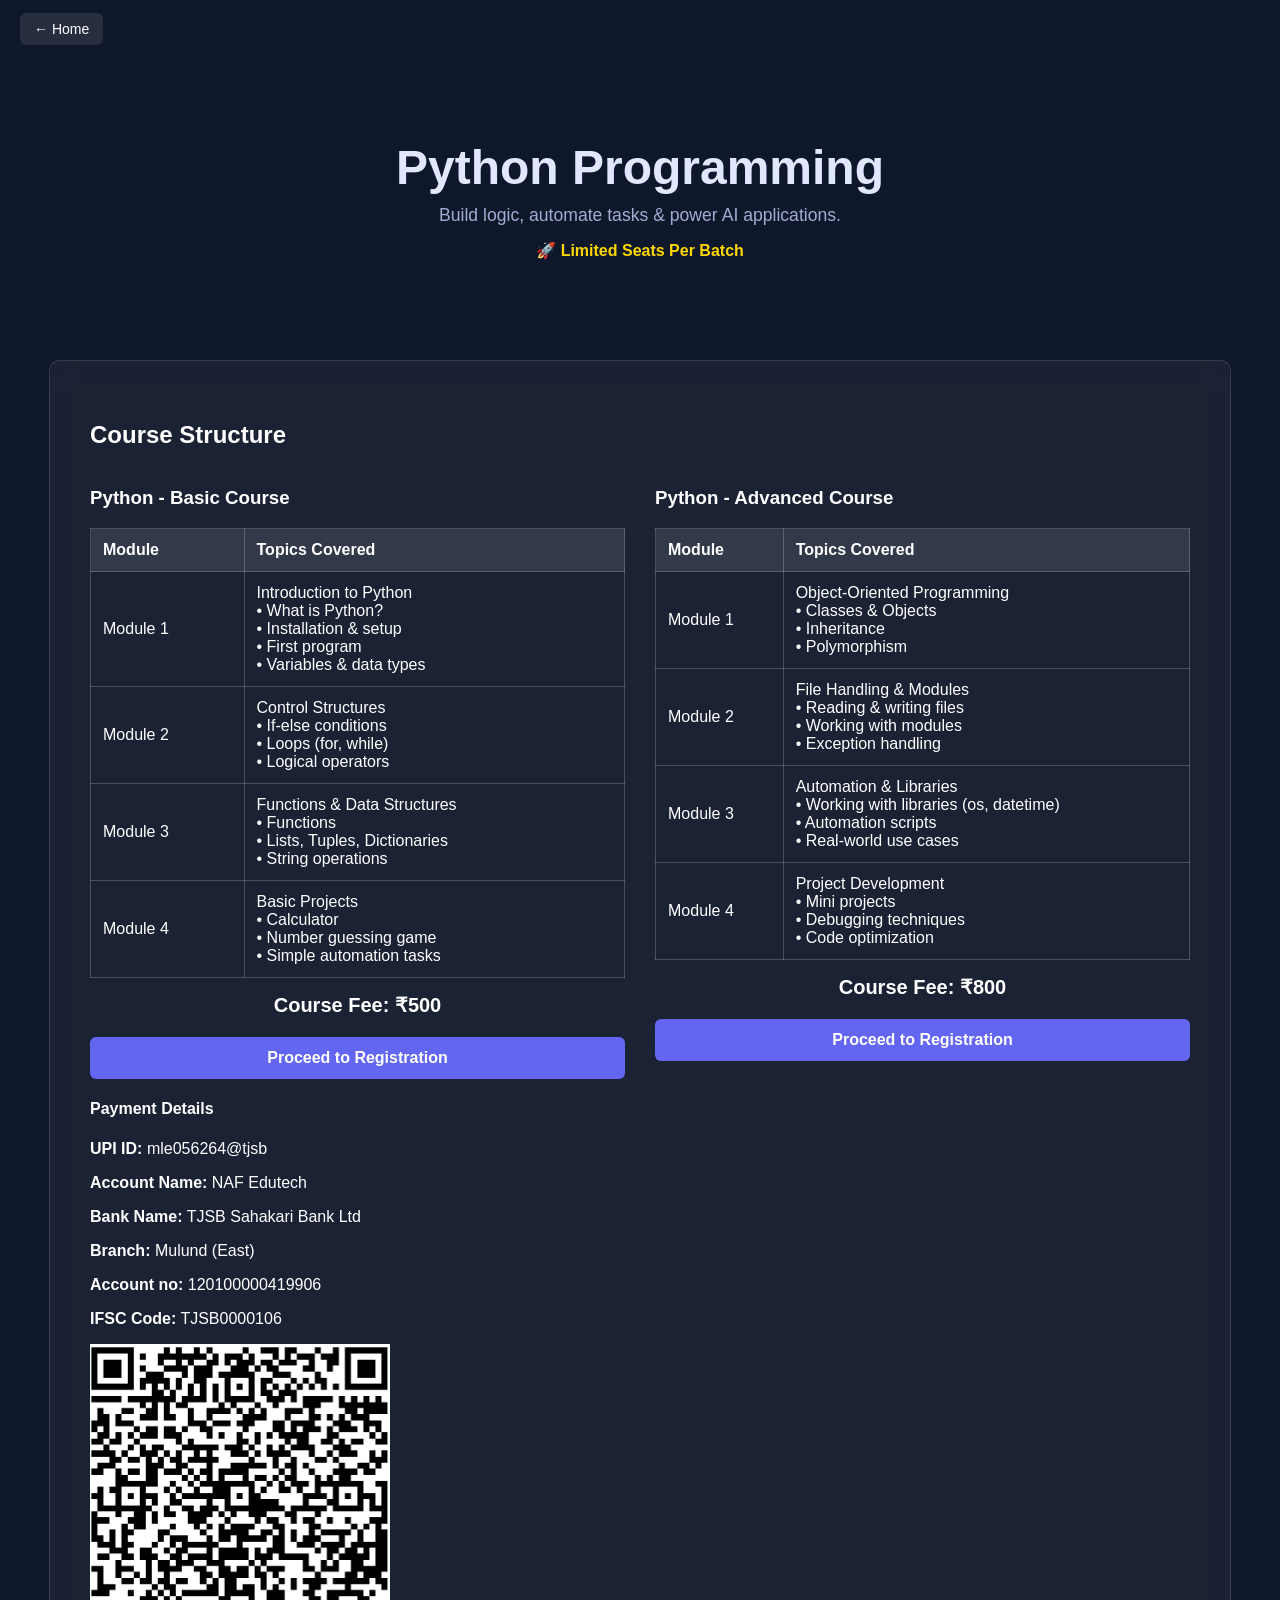
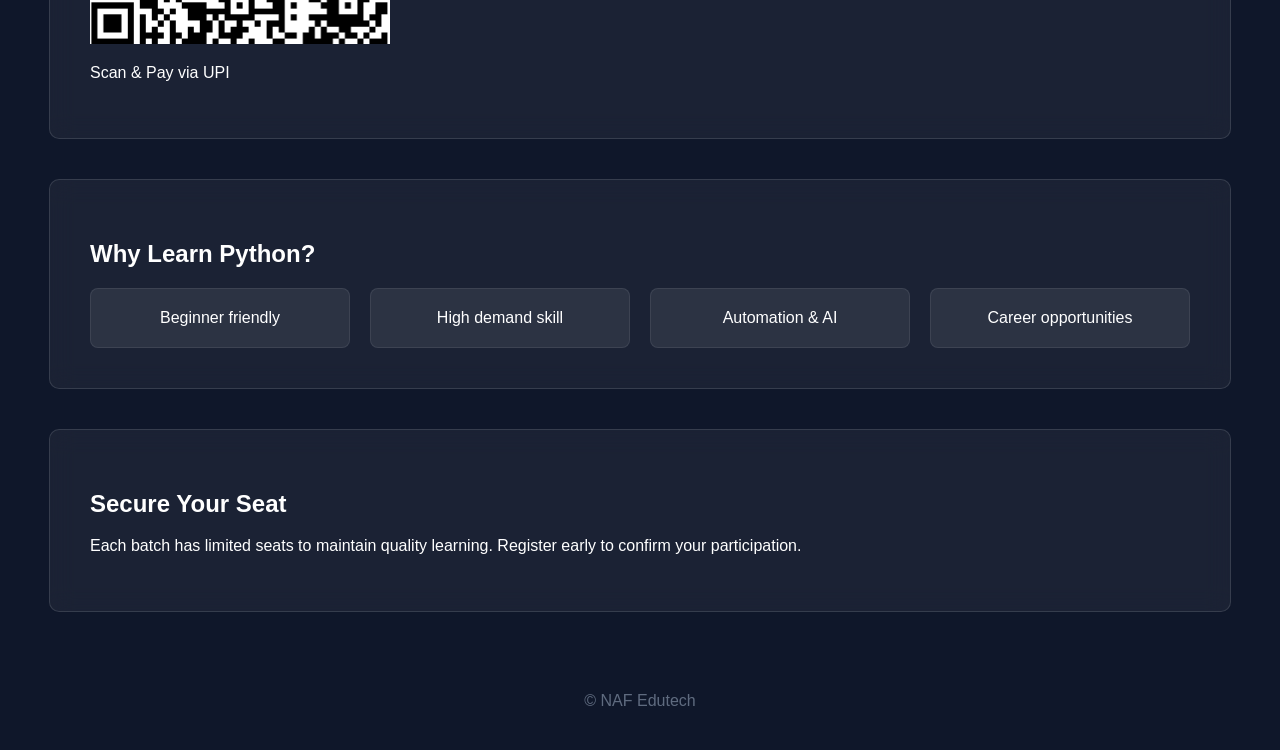
<file: courses/course-python.html>
<!doctype html>
<html lang="en">
  <head>
    <meta charset="UTF-8" />
    <meta name="viewport" content="width=device-width, initial-scale=1.0" />
    <title>Python Programming | NAF Edutech</title>
    <link rel="stylesheet" href="course.css" />
  </head>

  <body>
    <!-- HOME BUTTON -->
    <div class="top-nav">
      <a href="../index.html" class="home-btn">← Home</a>
    </div>

    <!-- HERO -->
    <section class="course-hero">
      <h1>Python Programming</h1>
      <p>Build logic, automate tasks & power AI applications.</p>

      <div class="limited-badge">🚀 Limited Seats Per Batch</div>
    </section>

    <!-- COURSE STRUCTURE -->
    <section class="course-section glass-card">
      <h2>Course Structure</h2>

      <div class="course-tables">
        <!-- BASIC -->
        <div class="course-table">
          <h3>Python - Basic Course</h3>

          <table>
            <tr>
              <th>Module</th>
              <th>Topics Covered</th>
            </tr>

            <tr>
              <td>Module 1</td>
              <td>
                Introduction to Python<br />
                • What is Python?<br />
                • Installation & setup<br />
                • First program<br />
                • Variables & data types
              </td>
            </tr>

            <tr>
              <td>Module 2</td>
              <td>
                Control Structures<br />
                • If-else conditions<br />
                • Loops (for, while)<br />
                • Logical operators
              </td>
            </tr>

            <tr>
              <td>Module 3</td>
              <td>
                Functions & Data Structures<br />
                • Functions<br />
                • Lists, Tuples, Dictionaries<br />
                • String operations
              </td>
            </tr>

            <tr>
              <td>Module 4</td>
              <td>
                Basic Projects<br />
                • Calculator<br />
                • Number guessing game<br />
                • Simple automation tasks
              </td>
            </tr>
          </table>

          <div class="course-price">Course Fee: ₹500</div>

          <a href="https://forms.gle/EibyaiA8zGve7oNF8" class="register-btn">
            Proceed to Registration
          </a>
        </div>

        <!-- ADVANCED -->
        <div class="course-table">
          <h3>Python - Advanced Course</h3>

          <table>
            <tr>
              <th>Module</th>
              <th>Topics Covered</th>
            </tr>

            <tr>
              <td>Module 1</td>
              <td>
                Object-Oriented Programming<br />
                • Classes & Objects<br />
                • Inheritance<br />
                • Polymorphism
              </td>
            </tr>

            <tr>
              <td>Module 2</td>
              <td>
                File Handling & Modules<br />
                • Reading & writing files<br />
                • Working with modules<br />
                • Exception handling
              </td>
            </tr>

            <tr>
              <td>Module 3</td>
              <td>
                Automation & Libraries<br />
                • Working with libraries (os, datetime)<br />
                • Automation scripts<br />
                • Real-world use cases
              </td>
            </tr>

            <tr>
              <td>Module 4</td>
              <td>
                Project Development<br />
                • Mini projects<br />
                • Debugging techniques<br />
                • Code optimization
              </td>
            </tr>
          </table>

          <div class="course-price">Course Fee: ₹800</div>

          <a href="https://forms.gle/EibyaiA8zGve7oNF8" class="register-btn">
            Proceed to Registration
          </a>
        </div>
      </div>
      <!-- PAYMENT -->
      <div class="payment-box">
        <h4>Payment Details</h4>

        <p><strong>UPI ID:</strong> mle056264@tjsb</p>
        <p><strong>Account Name:</strong> NAF Edutech</p>
        <p><strong>Bank Name:</strong> TJSB Sahakari Bank Ltd</p>
        <p><strong>Branch:</strong> Mulund (East)</p>
        <p><strong>Account no:</strong> 120100000419906</p>
        <p><strong>IFSC Code:</strong> TJSB0000106</p>

        <div class="qr-section">
          <img
            src="../images/QR Code.jpg"
            alt="Scan to Pay"
            class="qr-code"
            width="300px"
            height="300px"
          />
          <p class="scan-text">Scan & Pay via UPI</p>
        </div>
      </div>
    </section>

    <!-- WHY LEARN -->
    <section class="course-section glass-card">
      <h2>Why Learn Python?</h2>

      <div class="topics-grid">
        <div class="topic">Beginner friendly</div>
        <div class="topic">High demand skill</div>
        <div class="topic">Automation & AI</div>
        <div class="topic">Career opportunities</div>
      </div>
    </section>

    <!-- CTA -->
    <section class="course-section glass-card">
      <h2>Secure Your Seat</h2>

      <p>
        Each batch has limited seats to maintain quality learning. Register
        early to confirm your participation.
      </p>
    </section>

    <footer class="course-footer">© NAF Edutech</footer>
  </body>
</html>
</file>
<file: css/style.css>
/* GLOBAL FIX — PREVENT HORIZONTAL SCROLL */
*,
*::before,
*::after {
  box-sizing: border-box;
}

html,
body {
  width: 100%;
  overflow-x: hidden;
  margin: 0;
  padding: 0;
}
html {
  scroll-behavior: smooth;
}

* {
  margin: 0;
  padding: 0;
  box-sizing: border-box;
  font-family: "Poppins", sans-serif;
}

body {
  background: #f9fafb;
  color: #111;
}

/* =========================
   TOP BAR – SPACE THEME
========================= */

.top-bar {
  background: linear-gradient(90deg, #020024, #090979, #0f4c75, #00d4ff);
  color: #ffffff;
  display: flex;
  align-items: center;
  justify-content: space-between;
  padding: 10px 40px;
  font-size: 14px;
  overflow: hidden;
  position: relative;
}

/* Left Info */
.top-bar-left {
  display: flex;
  align-items: center;
  gap: 10px;
  white-space: nowrap;
  z-index: 2;
}

.top-bar-left a {
  color: #e0f2fe;
  text-decoration: none;
  font-weight: 500;
}

.top-bar-left a:hover {
  text-decoration: underline;
}

.top-bar-left i {
  color: #38bdf8;
}

.divider {
  opacity: 0.5;
}

/* Marquee Container */
.top-bar-marquee {
  position: absolute;
  left: 0;
  right: 0;
  overflow: hidden;
  pointer-events: none;
}

/* Marquee Text */
/* Marquee Container */
.top-bar-marquee {
  position: absolute;
  left: 50px; /* 👈 stops before phone + email */
  right: 40px;
  overflow: hidden;
  white-space: nowrap;
  pointer-events: none;
}

/* Marquee Text */
.marquee-text {
  display: inline-block;
  font-weight: 600;
  color: #e0f2fe;
  padding-left: 100%;
  animation: singleMarquee 12s linear infinite;
}

/* Highlight important words */
.marquee-text strong {
  color: #facc15;
}

/* One-time smooth announcement */
@keyframes singleMarquee {
  0% {
    transform: translateX(0%);
    opacity: 1;
  }

  90% {
    opacity: 1;
  }

  100% {
    transform: translateX(-120%);
    opacity: 0;
  }
}

/* Responsive */
@media (max-width: 768px) {
  .top-bar {
    padding: 8px 20px;
    font-size: 13px;
  }

  .top-bar-left {
    display: none; /* Keep mobile clean */
  }
}

/* ------------------------------------------------------------ */
/* NAVBAR */
/* NAVBAR BASE */
.navbar {
  position: sticky;
  top: 0;
  z-index: 1000;
  padding: 18px 40px;
  display: flex;
  justify-content: space-between;
  align-items: center;
  background: linear-gradient(135deg, #020617, #020617, #0f172a);
  backdrop-filter: blur(10px);
  border-bottom: 1px solid rgba(255, 255, 255, 0.08);
}

/* BRAND */
.brand {
  position: relative;
  font-size: 28px;
  font-weight: 700;
  letter-spacing: 1px;
  color: #e0f2fe;
  overflow: hidden;
}

.brand-text {
  position: relative;
  z-index: 2;
  background: linear-gradient(90deg, #38bdf8, #a78bfa, #f472b6);
  -webkit-background-clip: text;
  -webkit-text-fill-color: transparent;
  animation: galaxyGlow 6s infinite linear;
}

/* Moving stars inside text */
.stars {
  position: absolute;
  inset: 0;
  background-image: radial-gradient(white 1px, transparent 1px);
  background-size: 30px 30px;
  opacity: 0.15;
  animation: starMove 20s linear infinite;
}

/* NAV LINKS */
.nav-links {
  display: flex;
  align-items: center;
}

.nav-links a {
  margin: 0 16px;
  text-decoration: none;
  color: #cbd5f5;
  font-weight: 500;
  position: relative;
  transition: color 0.3s ease;
}

.nav-links a::after {
  content: "";
  position: absolute;
  bottom: -6px;
  left: 0;
  width: 0%;
  height: 2px;
  background: linear-gradient(90deg, #38bdf8, #a78bfa);
  transition: width 0.3s ease;
}

.nav-links a:hover {
  color: #ffffff;
}

.nav-links a:hover::after {
  width: 100%;
}
/* ======================================================================= */
/* POPUP OVERLAY */
.galaxy-popup-overlay {
  position: fixed;
  inset: 0;
  background: rgba(2, 6, 23, 0.75);
  backdrop-filter: blur(6px);
  display: none;
  align-items: center;
  justify-content: center;
  z-index: 9999;
}

/* POPUP CARD */
.galaxy-popup-card {
  display: grid;
  grid-template-columns: 1.2fr 1fr;
  max-width: 900px;
  background: radial-gradient(circle at top, #020617, #0f172a);
  border-radius: 22px;
  overflow: hidden;
  border: 1px solid rgba(99, 102, 241, 0.3);
  box-shadow: 0 0 60px rgba(99, 102, 241, 0.4);
}

/* LEFT CONTENT */
.popup-content {
  padding: 40px;
  color: #e5e7eb;
}

.popup-title {
  font-size: 2rem;
  margin-bottom: 16px;
  color: #c7d2fe;
}

.popup-text {
  font-size: 0.95rem;
  line-height: 1.6;
  color: #e0e7ff;
  margin-bottom: 22px;
}

/* BUTTON */
.translate-btn {
  background: linear-gradient(135deg, #6366f1, #38bdf8);
  border: none;
  padding: 12px 22px;
  border-radius: 999px;
  color: #020617;
  font-weight: 600;
  cursor: pointer;
}

/* RIGHT IMAGE */
.popup-image img {
  width: 100%;
  height: 100%;
  object-fit: cover;
}

/* MOBILE */
@media (max-width: 768px) {
  .galaxy-popup-card {
    grid-template-columns: 1fr;
  }
}

/* ===================================================================== */
/* ENROLL BUTTON (HERO CTA) */
.btn-enroll {
  margin-left: 24px;
  padding: 10px 22px;
  border-radius: 999px;
  background: linear-gradient(135deg, #38bdf8, #6366f1, #a78bfa);
  color: white !important;
  font-weight: 600;
  display: flex;
  align-items: center;
  gap: 8px;
  position: relative;
  overflow: hidden;
  box-shadow: 0 0 25px rgba(99, 102, 241, 0.5);
  transition:
    transform 0.25s ease,
    box-shadow 0.25s ease;
}

/* Moving star glow around button */
.btn-enroll::before {
  content: "";
  position: absolute;
  inset: -50%;
  background: radial-gradient(
    circle,
    rgba(255, 255, 255, 0.25),
    transparent 70%
  );
  animation: orbitStars 6s linear infinite;
}

/* Hover / Click effects */
.btn-enroll:hover {
  transform: translateY(-2px) scale(1.05);
  box-shadow: 0 0 40px rgba(139, 92, 246, 0.8);
}

.btn-enroll:active {
  transform: scale(0.95);
}

/* ICON ANIMATION */
.btn-enroll i {
  animation: rocketFloat 2s ease-in-out infinite;
}

/* ANIMATIONS */
@keyframes galaxyGlow {
  0% {
    background-position: 0%;
  }
  100% {
    background-position: 200%;
  }
}

@keyframes starMove {
  from {
    background-position: 0 0;
  }
  to {
    background-position: 300px 300px;
  }
}

@keyframes orbitStars {
  from {
    transform: rotate(0deg);
  }
  to {
    transform: rotate(360deg);
  }
}

@keyframes rocketFloat {
  0%,
  100% {
    transform: translateY(0);
  }
  50% {
    transform: translateY(-3px);
  }
}

/* --------------------------------------------------------- */
/* HERO BASE */
.hero {
  position: relative;
  padding: 120px 40px;
  background: radial-gradient(circle at top, #020617, #020617, #000);
  overflow: hidden;
}

/* STARFIELD BACKGROUND */
.stars-bg {
  position: absolute;
  inset: 0;
  background-image:
    radial-gradient(1px 1px at 20% 30%, white, transparent),
    radial-gradient(1.5px 1.5px at 80% 40%, white, transparent),
    radial-gradient(2px 2px at 50% 70%, white, transparent);
  background-size: 150px 150px;
  animation: starsMoveFast 25s linear infinite;
  opacity: 0.5;
  background-repeat: repeat;
  pointer-events: none;
}

/* HERO CONTENT */
.hero-content {
  position: relative;
  max-width: 1200px;
  margin: auto;
  display: flex;
  align-items: center;
  justify-content: space-between;
  gap: 80px;
  z-index: 2;
}

/* TEXT */
.hero-text {
  max-width: 560px;
  color: #e5e7eb;
}

.hero-text h1 {
  font-size: 52px;
  line-height: 1.2;
  margin-bottom: 24px;
}

.gradient-text {
  background: linear-gradient(90deg, #38bdf8, #a78bfa, #f472b6);
  -webkit-background-clip: text;
  -webkit-text-fill-color: transparent;
}

.hero-text p {
  font-size: 18px;
  color: #cbd5f5;
  margin-bottom: 40px;
}

/* BUTTON GROUP */
.hero-buttons {
  display: flex;
  align-items: center;
  gap: 20px;
}

/* PRIMARY CTA */
.btn-primary {
  position: relative;
  padding: 14px 28px;
  border-radius: 999px;
  background: linear-gradient(135deg, #38bdf8, #6366f1, #a78bfa);
  color: white;
  font-weight: 600;
  display: inline-flex;
  align-items: center;
  gap: 10px;
  text-decoration: none;
  overflow: hidden;
  box-shadow: 0 0 30px rgba(99, 102, 241, 0.6);
  transition:
    transform 0.3s ease,
    box-shadow 0.3s ease;
}

/* Moving glow inside button */
.btn-primary::before {
  content: "";
  position: absolute;
  inset: -60%;
  background: radial-gradient(
    circle,
    rgba(255, 255, 255, 0.3),
    transparent 70%
  );
  animation: orbitGlow 6s linear infinite;
}

.btn-primary:hover {
  transform: translateY(-3px) scale(1.05);
  box-shadow: 0 0 45px rgba(139, 92, 246, 0.9);
}

/* SECONDARY CTA */
.btn-secondary {
  padding: 14px 26px;
  border-radius: 999px;
  background: rgba(255, 255, 255, 0.08);
  border: 1px solid rgba(255, 255, 255, 0.15);
  color: #e5e7eb;
  text-decoration: none;
  display: inline-flex;
  align-items: center;
  gap: 10px;
  backdrop-filter: blur(6px);
  transition:
    background 0.3s ease,
    transform 0.3s ease;
}

.btn-secondary:hover {
  background: rgba(255, 255, 255, 0.15);
  transform: translateY(-2px);
}

/* IMAGE */
.hero-image img {
  width: 460px;
  border-radius: 24px;
  box-shadow:
    0 0 40px rgba(99, 102, 241, 0.4),
    0 0 80px rgba(168, 85, 247, 0.2);
  animation: floatImage 6s ease-in-out infinite;
}

/* ANIMATIONS */
@keyframes starsMoveFast {
  from {
    background-position: 0 0;
  }
  to {
    background-position: -800px 800px;
  }
}

@keyframes orbitGlow {
  from {
    transform: rotate(0deg);
  }
  to {
    transform: rotate(360deg);
  }
}

@keyframes floatImage {
  0%,
  100% {
    transform: translateY(0);
  }
  50% {
    transform: translateY(-12px);
  }
}

.stars-1 {
  background-image: radial-gradient(1px 1px at 10% 20%, white, transparent);
  background-size: 200px 200px;
  animation: starsSlow 120s linear infinite;
  opacity: 0.2;
}

.stars-2 {
  background-image: radial-gradient(1.5px 1.5px at 40% 60%, white, transparent);
  background-size: 150px 150px;
  animation: starsMedium 60s linear infinite;
  opacity: 0.4;
}

.stars-3 {
  background-image: radial-gradient(2px 2px at 70% 80%, white, transparent);
  background-size: 100px 100px;
  animation: starsFast 30s linear infinite;
  opacity: 0.6;
}

@keyframes starsSlow {
  to {
    background-position: -1000px 1000px;
  }
}
@keyframes starsMedium {
  to {
    background-position: -800px 800px;
  }
}
@keyframes starsFast {
  to {
    background-position: -600px 600px;
  }
}

/* ---------------------------------------------------------------------- */

/* TRUST */
/* TRUST SECTION - GALAXY THEME */
.trust-galaxy {
  position: relative;
  padding: 100px 40px;
  background: radial-gradient(circle at top, #0f172a, #020617);
  color: #e5e7eb;
  text-align: center;
  overflow: hidden;
}

/* Soft stars in background */
.trust-galaxy::before {
  content: "";
  position: absolute;
  inset: 0;
  background-image:
    radial-gradient(1px 1px at 20% 30%, white, transparent),
    radial-gradient(1px 1px at 70% 60%, white, transparent),
    radial-gradient(2px 2px at 40% 80%, white, transparent);
  background-size: 180px 180px;
  opacity: 0.25;
  animation: trustStars 60s linear infinite;
}

@keyframes trustStars {
  to {
    background-position: -1000px 1000px;
  }
}

/* Heading */
.trust-galaxy h2 {
  font-size: 42px;
  font-weight: 700;
  margin-bottom: 10px;
  position: relative;
  z-index: 1;
}

.glow-text {
  background: linear-gradient(90deg, #38bdf8, #a78bfa);
  -webkit-background-clip: text;
  color: transparent;
  text-shadow: 0 0 20px rgba(99, 102, 241, 0.6);
}

.trust-subtitle {
  font-size: 16px;
  color: #c7d2fe;
  margin-bottom: 50px;
  position: relative;
  z-index: 1;
}

/* Cards */
.trust-cards {
  display: grid;
  grid-template-columns: repeat(auto-fit, minmax(220px, 1fr));
  gap: 30px;
  max-width: 1100px;
  margin: auto;
  position: relative;
  z-index: 1;
}

.trust-card {
  background: rgba(255, 255, 255, 0.05);
  backdrop-filter: blur(10px);
  border-radius: 18px;
  padding: 35px 25px;
  border: 1px solid rgba(255, 255, 255, 0.12);
  transition:
    transform 0.4s ease,
    box-shadow 0.4s ease;
  animation: floatCard 6s ease-in-out infinite;
}

.trust-card:nth-child(2) {
  animation-delay: 1s;
}
.trust-card:nth-child(3) {
  animation-delay: 2s;
}
.trust-card:nth-child(4) {
  animation-delay: 3s;
}

@keyframes floatCard {
  0%,
  100% {
    transform: translateY(0);
  }
  50% {
    transform: translateY(-10px);
  }
}

/* Hover glow */
.trust-card:hover {
  transform: translateY(-15px) scale(1.03);
  box-shadow: 0 0 40px rgba(99, 102, 241, 0.6);
}

/* Icons */
.trust-card i {
  font-size: 36px;
  margin-bottom: 15px;
  color: #38bdf8;
  text-shadow: 0 0 20px rgba(56, 189, 248, 0.8);
}

.trust-card h3 {
  font-size: 28px;
  font-weight: 700;
  margin-bottom: 6px;
}

.trust-card span {
  font-size: 14px;
  color: #c7d2fe;
}
/* ============================================================================ */
/* TESTIMONIALS - GALAXY */
.testimonials-galaxy {
  position: relative;
  padding: 100px 40px;
  background: radial-gradient(circle at bottom, #020617, #0f172a);
  color: #e5e7eb;
  text-align: center;
  overflow: hidden;
}

/* Background stars */
.testimonials-galaxy::before {
  content: "";
  position: absolute;
  inset: 0;
  background-image:
    radial-gradient(1px 1px at 30% 40%, white, transparent),
    radial-gradient(2px 2px at 70% 60%, white, transparent),
    radial-gradient(1px 1px at 50% 80%, white, transparent);
  background-size: 200px 200px;
  opacity: 0.2;
  animation: testimonialStars 70s linear infinite;
}

@keyframes testimonialStars {
  to {
    background-position: 1200px -1200px;
  }
}

.testimonials-galaxy h2 {
  font-size: 42px;
  margin-bottom: 10px;
  position: relative;
  z-index: 1;
}

.testimonial-subtitle {
  font-size: 16px;
  color: #c7d2fe;
  margin-bottom: 50px;
  position: relative;
  z-index: 1;
}

/* Testimonial cards */
.testimonial-grid {
  display: grid;
  grid-template-columns: repeat(auto-fit, minmax(280px, 1fr));
  gap: 30px;
  max-width: 1100px;
  margin: auto;
  position: relative;
  z-index: 1;
}

.testimonial-card {
  background: rgba(255, 255, 255, 0.05);
  border-radius: 20px;
  padding: 35px 25px;
  backdrop-filter: blur(10px);
  border: 1px solid rgba(255, 255, 255, 0.12);
  transition:
    transform 0.4s ease,
    box-shadow 0.4s ease;
}

.testimonial-card:hover {
  transform: translateY(-12px);
  box-shadow: 0 0 35px rgba(99, 102, 241, 0.6);
}

.testimonial-card img {
  width: 70px;
  border-radius: 50%;
  margin-bottom: 15px;
  border: 2px solid #38bdf8;
}

.testimonial-card p {
  font-size: 15px;
  line-height: 1.6;
  margin-bottom: 15px;
  color: #e0e7ff;
}

.testimonial-card h4 {
  font-size: 16px;
  font-weight: 600;
}

.testimonial-card span {
  font-size: 13px;
  color: #94a3b8;
}

/* Style for the emoji container */
.emoji-icon {
  font-size: 50px; /* Adjust size as needed */
  margin-bottom: 15px;
  display: block;
  text-align: center;
}

/* =========================================================== */

/* VIDEO SECTION - GALAXY */
.video-galaxy {
  padding: 100px 40px;
  background: linear-gradient(180deg, #0f172a, #020617);
  color: #e5e7eb;
  text-align: center;
}

.video-subtitle {
  color: #c7d2fe;
  margin-bottom: 40px;
}

.video-wrapper {
  max-width: 900px;
  margin: auto;
  border-radius: 24px;
  overflow: hidden;
  box-shadow: 0 0 60px rgba(56, 189, 248, 0.35);
  transform: perspective(1000px) rotateX(3deg);
  transition: transform 0.4s ease;
}

.video-wrapper:hover {
  transform: perspective(1000px) rotateX(0deg) scale(1.02);
}

.video-wrapper iframe {
  width: 100%;
  height: 480px;
  border: none;
}

/* ==================================================== */

/* COURSES */
/* COURSES - GALAXY THEME */
.courses-galaxy {
  padding: 110px 20px;
  background: radial-gradient(circle at top, #020617, #0f172a);
  position: relative;
  overflow: hidden;
}

/* subtle stars */
.courses-galaxy::before {
  content: "";
  position: absolute;
  inset: 0;
  background-image:
    radial-gradient(1px 1px at 20% 30%, white, transparent),
    radial-gradient(2px 2px at 80% 40%, white, transparent),
    radial-gradient(1px 1px at 60% 80%, white, transparent);
  background-size: 300px 300px;
  opacity: 0.18;
  animation: courseStars 80s linear infinite;
}

@keyframes courseStars {
  to {
    background-position: 1500px -1500px;
  }
}

.courses .container {
  max-width: 1200px;
  margin: auto;
  text-align: center;
  position: relative;
  z-index: 1;
}

.section-title {
  font-size: 2.6rem;
  font-weight: 700;
  color: #e5e7eb;
  margin-bottom: 12px;
}

.section-subtitle {
  color: #c7d2fe;
  margin-bottom: 60px;
  font-size: 1rem;
}

/* GRID */
.course-grid {
  display: grid;
  grid-template-columns: repeat(auto-fit, minmax(260px, 1fr));
  gap: 35px;
}

/* CARD */
.galaxy-card {
  background: rgba(255, 255, 255, 0.05);
  border-radius: 20px;
  overflow: hidden;
  text-decoration: none;
  color: inherit;
  border: 1px solid rgba(255, 255, 255, 0.12);
  backdrop-filter: blur(12px);
  transition:
    transform 0.4s ease,
    box-shadow 0.4s ease;
}

.galaxy-card:hover {
  transform: translateY(-14px) scale(1.02);
  box-shadow: 0 0 45px rgba(99, 102, 241, 0.5);
}

/* IMAGE */
.course-image {
  position: relative;
}

.course-image img {
  width: 100%;
  height: 200px;
  object-fit: cover;
}

/* TAG */
.course-tag {
  position: absolute;
  top: 14px;
  left: 14px;
  background: linear-gradient(135deg, #f43f5e, #ec4899);
  color: white;
  font-size: 11px;
  font-weight: 600;
  padding: 6px 10px;
  border-radius: 999px;
}

.course-tag.blue {
  background: linear-gradient(135deg, #38bdf8, #6366f1);
}

.course-tag.green {
  background: linear-gradient(135deg, #22c55e, #16a34a);
}

.course-tag.purple {
  background: linear-gradient(135deg, #a855f7, #6366f1);
}

/* CONTENT */
.course-content {
  padding: 22px;
  text-align: left;
}

.course-content h3 {
  font-size: 1.2rem;
  font-weight: 600;
  color: #e0e7ff;
  margin-bottom: 8px;
}

.course-content p {
  font-size: 0.95rem;
  color: #cbd5f5;
  line-height: 1.5;
  margin-bottom: 18px;
}

.course-cta {
  font-size: 14px;
  font-weight: 600;
  color: #38bdf8;
}

.course-card:hover .course-cta {
  text-decoration: underline;
}

/* Spiritual Course Card */
/* .spiritual-card {
  display: flex;
  gap: 20px;
  padding: 24px;
  border-radius: 18px;
  background: linear-gradient(
    135deg,
    rgba(20, 20, 40, 0.9),
    rgba(40, 20, 60, 0.9)
  );
  border: 1px solid rgba(255, 255, 255, 0.15);
  backdrop-filter: blur(10px);
  color: #fff;
  box-shadow: 0 0 25px rgba(138, 43, 226, 0.3);
} */

.course-text {
  flex: 1;
}

.course-text h3 {
  font-size: 1.6rem;
  margin-bottom: 10px;
  color: #ffd700;
}

.course-text ul {
  padding-left: 18px;
  margin: 12px 0;
}

.course-text li {
  margin-bottom: 6px;
}

.course-image img {
  width: 180px;
  border-radius: 14px;
  box-shadow: 0 0 20px rgba(255, 215, 0, 0.4);
}

.explore-btn {
  margin-top: 12px;
  padding: 10px 18px;
  border-radius: 25px;
  border: none;
  background: linear-gradient(90deg, #ffcc70, #ff8177);
  cursor: pointer;
  font-weight: 600;
}

/* INTERESTED ACTION BUTTON */
.courses-action-wrapper {
  margin-top: 50px;
  display: flex;
  justify-content: center;
  position: relative;
  z-index: 5;
}

.interested-btn {
  display: inline-block;
  padding: 14px 36px;
  font-size: 1.1rem;
  font-weight: 600;
  color: #ffffff;
  text-decoration: none;
  background: linear-gradient(135deg, #6366f1, #a855f7);
  border: 1px solid rgba(255, 255, 255, 0.2);
  border-radius: 50px;
  box-shadow: 0 4px 20px rgba(99, 102, 241, 0.3);
  transition: all 0.3s cubic-bezier(0.4, 0, 0.2, 1);
  cursor: pointer;
}

.interested-btn:hover {
  transform: translateY(-4px);
  background: linear-gradient(135deg, #4f46e5, #9333ea);
  box-shadow: 0 0 30px rgba(168, 85, 247, 0.6);
  border-color: rgba(255, 255, 255, 0.4);
}

.interested-btn:active {
  transform: translateY(-1px);
}
/* ======================================================= */

/* STAFF SECTION */
/* STAFF SECTION */

.staff-section {
  padding: 110px 20px 40px 20px; /* Kept bottom padding smaller since courses section follows */
  background: #020617; /* Matches the top dark blend of the galaxy bg */
  position: relative;
  z-index: 2;
}

.staff-section .container {
  max-width: 1200px;
  margin: auto;
  text-align: center;
}

/* Equal Spacing Grid Layout */
.staff-grid {
  display: grid;
  grid-template-columns: repeat(auto-fit, minmax(280px, 1fr));
  gap: 40px;
  justify-content: center;
  margin-top: 20px;
}

/* Glassmorphic Staff Cards */
.staff-card {
  background: rgba(255, 255, 255, 0.03);
  border-radius: 24px;
  border: 1px solid rgba(255, 255, 255, 0.08);
  padding: 35px 25px;
  backdrop-filter: blur(12px);
  transition: transform 0.4s ease, box-shadow 0.4s ease;
  display: flex;
  flex-direction: column;
  align-items: center;
}

.staff-card:hover {
  transform: translateY(-10px);
  box-shadow: 0 15px 35px rgba(168, 85, 247, 0.2); /* Soft purple glow matching your theme */
  border-color: rgba(255, 255, 255, 0.18);
}

/* Avatar Frame styling */
.staff-avatar-wrapper {
  width: 130px;
  height: 130px;
  border-radius: 50%;
  padding: 4px;
  background: linear-gradient(135deg, #38bdf8, #a855f7); /* Blue to purple theme gradient border */
  margin-bottom: 20px;
  box-shadow: 0 8px 20px rgba(0, 0, 0, 0.4);
}

.staff-avatar {
  width: 100%;
  height: 100%;
  border-radius: 50%;
  object-fit: cover;
  background: #0f172a; /* Fallback color before images load */
}

/* Content Layout inside Card */
.staff-info h3 {
  font-size: 1.4rem;
  font-weight: 600;
  color: #e0e7ff;
  margin-bottom: 6px;
}

.staff-role {
  display: block;
  font-size: 0.9rem;
  font-weight: 500;
  color: #38bdf8; /* Accent light blue color */
  margin-bottom: 16px;
  text-transform: uppercase;
  letter-spacing: 0.5px;
}

.staff-info p {
  font-size: 0.95rem;
  color: #ffffff !important; /* Forces pure white text */
  line-height: 1.6;
  margin: 0;
}
/* ============================================================= */

/* WHY US SECTION */
.why {
  position: relative;
  padding: 100px 40px;
  background:
    radial-gradient(circle at top, rgba(124, 58, 237, 0.25), transparent 40%),
    linear-gradient(135deg, #020617, #0b102a, #020617);
  color: #e5e7eb;
  overflow: hidden;
}

.why-container {
  max-width: 1200px;
  margin: auto;
  text-align: center;
}

.why h2 {
  font-size: 42px;
  margin-bottom: 10px;
  font-weight: 700;
}

.why h2 span {
  background: linear-gradient(90deg, #38bdf8, #a855f7);
  -webkit-background-clip: text;
  -webkit-text-fill-color: transparent;
}

.why-subtitle {
  max-width: 700px;
  margin: 0 auto 60px;
  font-size: 18px;
  color: #c7d2fe;
}

/* GRID */
.why-grid {
  display: grid;
  grid-template-columns: repeat(auto-fit, minmax(240px, 1fr));
  gap: 30px;
}

.launch-badges {
  display: flex;
  gap: 15px;
  justify-content: center;
  flex-wrap: wrap;
  margin: 35px 0 50px;
}

.launch-badges span {
  padding: 10px 18px;
  border-radius: 999px;
  background: rgba(124, 58, 237, 0.15);
  border: 1px solid rgba(124, 58, 237, 0.4);
  color: #e9d5ff;
  font-size: 0.9rem;
  backdrop-filter: blur(10px);
}

/* CARDS */
.why-card {
  background: rgba(255, 255, 255, 0.06);
  backdrop-filter: blur(14px);
  border-radius: 18px;
  padding: 35px 25px;
  border: 1px solid rgba(255, 255, 255, 0.12);
  transition: all 0.4s ease;
  position: relative;
}

.why-card::before {
  content: "";
  position: absolute;
  inset: 0;
  border-radius: 18px;
  background: linear-gradient(
    120deg,
    transparent,
    rgba(124, 58, 237, 0.3),
    transparent
  );
  opacity: 0;
  transition: 0.4s;
}

.why-card:hover::before {
  opacity: 1;
}

.why-card:hover {
  transform: translateY(-12px) scale(1.02);
  box-shadow: 0 0 40px rgba(124, 58, 237, 0.35);
}

/* ICONS */
.why-card i {
  font-size: 34px;
  margin-bottom: 15px;
  color: #38bdf8;
}

/* TEXT */
.why-card h3 {
  font-size: 20px;
  margin-bottom: 10px;
  color: #f9fafb;
}

.why-card p {
  font-size: 15px;
  color: #cbd5f5;
  line-height: 1.6;
}

/* RESPONSIVE */
@media (max-width: 768px) {
  .why h2 {
    font-size: 32px;
  }
}

/* CONSTELLATION CANVAS */
#constellation {
  position: absolute;
  inset: 0;
  z-index: 0;
}

.why-container {
  position: relative;
  z-index: 2;
}

/* STATS */
.why-stats {
  display: flex;
  justify-content: center;
  gap: 50px;
  margin: 50px 0;
  flex-wrap: wrap;
}

.stat span {
  font-size: 42px;
  font-weight: 700;
  background: linear-gradient(90deg, #38bdf8, #a855f7);
  -webkit-background-clip: text;
  -webkit-text-fill-color: transparent;
}

.stat p {
  margin-top: 5px;
  color: #c7d2fe;
}

/* COMPARISON */
.comparison {
  margin-top: 80px;
}

.comparison h3 {
  margin-bottom: 20px;
  font-size: 26px;
}

.comparison table {
  width: 100%;
  border-collapse: collapse;
  background: rgba(255, 255, 255, 0.06);
  backdrop-filter: blur(12px);
  border-radius: 16px;
  overflow: hidden;
}

.comparison th,
.comparison td {
  padding: 16px;
  border-bottom: 1px solid rgba(255, 255, 255, 0.12);
}

.comparison th {
  background: rgba(124, 58, 237, 0.25);
  color: #f9fafb;
}

.comparison td {
  color: #e5e7eb;
}

/* ============================================================= */
/* CONTACT */
.contact {
  padding: 60px 40px;
}

.contact form {
  display: flex;
  flex-direction: column;
  gap: 15px;
}

/* FOOTER */
/* FOOTER */
.footer {
  position: relative;
  background: radial-gradient(circle at top, #1e1b4b, #020617 70%);
  color: #cbd5f5;
  padding: 100px 20px 0;
  overflow: hidden;
}

/* Star animation */
.footer-stars {
  position: absolute;
  inset: 0;
  background-image:
    radial-gradient(1.2px 1.2px at 20% 30%, white, transparent),
    radial-gradient(1px 1px at 60% 40%, white, transparent),
    radial-gradient(1.5px 1.5px at 80% 70%, white, transparent);
  opacity: 0.12;
  animation: footerStars 90s linear infinite;
}

@keyframes footerStars {
  from {
    transform: translateY(0);
  }
  to {
    transform: translateY(-400px);
  }
}

/* Layout */
.footer-container {
  position: relative;
  max-width: 1200px;
  margin: auto;
  display: grid;
  grid-template-columns: 2fr 1fr 1fr 1.5fr;
  gap: 60px;
  padding-bottom: 60px;
}

/* Brand */
.footer-logo {
  font-size: 1.8rem;
  font-weight: 700;
  background: linear-gradient(90deg, #7c3aed, #38bdf8);
  -webkit-background-clip: text;
  -webkit-text-fill-color: transparent;
  margin-bottom: 15px;
}

.footer-brand p {
  font-size: 0.95rem;
  line-height: 1.6;
  color: #94a3b8;
}

/* Links */
.footer-links h4,
.footer-contact h4 {
  margin-bottom: 15px;
  font-size: 1.05rem;
  color: #e5e7eb;
}

.footer-links a {
  display: block;
  margin-bottom: 10px;
  font-size: 0.9rem;
  color: #94a3b8;
  text-decoration: none;
  transition:
    color 0.3s ease,
    transform 0.3s ease;
}

.footer-links a:hover {
  color: #c084fc;
  transform: translateX(5px);
}

/* Contact */
.footer-contact p {
  font-size: 0.9rem;
  margin-bottom: 10px;
}

.footer-contact i {
  color: #c084fc;
  margin-right: 8px;
}

/* Social */
.footer-social {
  margin-top: 20px;
  display: flex;
  gap: 14px;
}

.footer-social a {
  width: 38px;
  height: 38px;
  border-radius: 50%;
  background: rgba(124, 58, 237, 0.15);
  display: flex;
  align-items: center;
  justify-content: center;
  color: #e5e7eb;
  transition:
    transform 0.3s ease,
    box-shadow 0.3s ease;
}

.footer-social a:hover {
  transform: translateY(-4px);
  box-shadow: 0 0 20px rgba(124, 58, 237, 0.8);
}

/* Bottom bar */
.footer-bottom {
  text-align: center;
  padding: 20px;
  border-top: 1px solid rgba(148, 163, 184, 0.15);
  font-size: 0.85rem;
  color: #94a3b8;
}

/* Responsive */
@media (max-width: 900px) {
  .footer-container {
    grid-template-columns: 1fr;
    text-align: center;
  }

  .footer-social {
    justify-content: center;
  }
}

/* CHAT */
.chat-btn {
  position: fixed;
  bottom: 20px;
  left: 20px;
  background: #25d366;
  color: white;
  padding: 15px;
  border-radius: 50%;
  font-size: 24px;
  cursor: pointer;
}

/* ANIMATION */
.reveal {
  opacity: 0;
  transform: translateY(40px);
  transition: all 0.8s ease;
}

.reveal.active {
  opacity: 1;
  transform: translateY(0);
}

/* =============================================== */
/* ABOUT SECTION */
/* ABOUT SECTION */
.about {
  position: relative;
  padding: 120px 20px;
  background: radial-gradient(circle at top, #1e1b4b, #020617 70%);
  color: #e5e7eb;
  overflow: hidden;
}

/* Star background */
.about-stars {
  position: absolute;
  inset: 0;
  background-image:
    radial-gradient(2px 2px at 20% 30%, white, transparent),
    radial-gradient(1px 1px at 80% 40%, white, transparent),
    radial-gradient(2px 2px at 60% 70%, white, transparent),
    radial-gradient(1px 1px at 40% 80%, white, transparent);
  opacity: 0.15;
  animation: starFloat 60s linear infinite;
}

@keyframes starFloat {
  from {
    transform: translateY(0);
  }
  to {
    transform: translateY(-200px);
  }
}

/* Container */
.about-container {
  position: relative;
  max-width: 1200px;
  margin: auto;
  display: grid;
  grid-template-columns: 1.2fr 0.8fr;
  gap: 80px;
  align-items: center;
}

/* Text */
.about-text h2 {
  font-size: 3rem;
  font-weight: 700;
  margin-bottom: 10px;
}

.about-text h2 span {
  background: linear-gradient(90deg, #7c3aed, #38bdf8);
  -webkit-background-clip: text;
  -webkit-text-fill-color: transparent;
}

.about-tagline {
  font-size: 1.2rem;
  color: #a5b4fc;
  margin-bottom: 30px;
}

.about-description {
  font-size: 1rem;
  line-height: 1.8;
  color: #cbd5f5;
}

/* Values */
.about-values {
  display: flex;
  gap: 25px;
  margin-top: 35px;
  flex-wrap: wrap;
}

.value {
  display: flex;
  align-items: center;
  gap: 10px;
  padding: 10px 16px;
  border-radius: 999px;
  background: rgba(124, 58, 237, 0.15);
  border: 1px solid rgba(124, 58, 237, 0.4);
  font-size: 0.9rem;
  backdrop-filter: blur(10px);
}

.value i {
  color: #c084fc;
}

/* Visual Galaxy */
.about-visual {
  position: relative;
  width: 320px;
  height: 320px;
  margin: auto;
}

.planet {
  position: absolute;
  inset: 0;
  margin: auto;
  width: 120px;
  height: 120px;
  border-radius: 50%;
  background: radial-gradient(circle at top, #38bdf8, #1e3a8a);
  box-shadow: 0 0 60px rgba(56, 189, 248, 0.6);
}

.orbit {
  position: absolute;
  inset: 0;
  border-radius: 50%;
  border: 1px dashed rgba(124, 58, 237, 0.4);
  animation: rotate linear infinite;
}

.orbit-1 {
  animation-duration: 20s;
}
.orbit-2 {
  inset: 20px;
  animation-duration: 30s;
}
.orbit-3 {
  inset: 40px;
  animation-duration: 45s;
}

@keyframes rotate {
  from {
    transform: rotate(0deg);
  }
  to {
    transform: rotate(360deg);
  }
}

/* Responsive */
@media (max-width: 900px) {
  .about-container {
    grid-template-columns: 1fr;
    text-align: center;
  }

  .about-values {
    justify-content: center;
  }
}

/* ======================================= */

/* CONTACT US */
/* CONTACT SECTION */
.contact {
  position: relative;
  padding: 120px 20px;
  background: radial-gradient(circle at bottom, #1e1b4b, #020617 75%);
  color: #e5e7eb;
  overflow: hidden;
}

/* Star background */
.contact-stars {
  position: absolute;
  inset: 0;
  background-image:
    radial-gradient(1.5px 1.5px at 20% 30%, white, transparent),
    radial-gradient(1px 1px at 70% 40%, white, transparent),
    radial-gradient(1.5px 1.5px at 50% 80%, white, transparent);
  opacity: 0.15;
  animation: contactStars 80s linear infinite;
}

@keyframes contactStars {
  from {
    transform: translateY(0);
  }
  to {
    transform: translateY(-300px);
  }
}

/* Layout */
.contact-container {
  position: relative;
  max-width: 1200px;
  margin: auto;
  display: grid;
  grid-template-columns: 1fr 1fr;
  gap: 80px;
  align-items: center;
}

/* Info */
.contact-info h2 {
  font-size: 3rem;
  font-weight: 700;
  margin-bottom: 15px;
  background: linear-gradient(90deg, #7c3aed, #38bdf8);
  -webkit-background-clip: text;
  -webkit-text-fill-color: transparent;
}

.contact-subtitle {
  font-size: 1.1rem;
  color: #cbd5f5;
  line-height: 1.7;
  margin-bottom: 40px;
}

.contact-points {
  display: flex;
  flex-direction: column;
  gap: 18px;
}

.point {
  display: flex;
  align-items: center;
  gap: 14px;
  font-size: 0.95rem;
}

.point i {
  color: #c084fc;
}

/* Form */
.contact-form {
  background: rgba(15, 23, 42, 0.8);
  backdrop-filter: blur(16px);
  padding: 45px;
  border-radius: 20px;
  border: 1px solid rgba(124, 58, 237, 0.3);
}

.contact-form h3 {
  margin-bottom: 30px;
  font-size: 1.6rem;
}

/* Floating labels */
.input-group {
  position: relative;
  margin-bottom: 30px;
}

.input-group input,
.input-group textarea {
  width: 100%;
  background: transparent;
  border: none;
  border-bottom: 1px solid rgba(148, 163, 184, 0.4);
  padding: 10px 0;
  color: white;
  font-size: 1rem;
  outline: none;
}

.input-group label {
  position: absolute;
  left: 0;
  top: 10px;
  color: #94a3b8;
  font-size: 0.9rem;
  pointer-events: none;
  transition: 0.3s ease;
}

.input-group input:focus + label,
.input-group textarea:focus + label,
.input-group input:valid + label,
.input-group textarea:valid + label {
  top: -12px;
  font-size: 0.75rem;
  color: #c084fc;
}

/* Galaxy Button */
.btn-galaxy {
  margin-top: 10px;
  display: inline-flex;
  align-items: center;
  gap: 10px;
  background: linear-gradient(135deg, #7c3aed, #38bdf8);
  padding: 14px 28px;
  border-radius: 999px;
  color: white;
  font-weight: 600;
  border: none;
  cursor: pointer;
  box-shadow: 0 0 30px rgba(124, 58, 237, 0.6);
  transition:
    transform 0.3s ease,
    box-shadow 0.3s ease;
}

.btn-galaxy:hover {
  transform: translateY(-3px);
  box-shadow: 0 0 45px rgba(56, 189, 248, 0.9);
}

/* Responsive */
@media (max-width: 900px) {
  .contact-container {
    grid-template-columns: 1fr;
    text-align: center;
  }

  .contact-points {
    align-items: center;
  }
}

/* CHATBOT */
/* 1. The Bot Container (The "Anchor") */
#chatbot {
  position: fixed;
  bottom: 30px;
  left: 30px;
  z-index: 10000;
  /* transition: transform 0.8s ease; */
  /* transform: translateX(0) translateY(0); */
  /* border: 2px solid red; */
}

/* LEFT (default) */
#chatbot.move {
  transform: translateY(-60px) scale(1.05);
}

/* RIGHT */
#chatbot.move-right {
  transform: translateX(calc(100vw - 120px)) translateY(-60px) scale(1.05);
}

/* 4. The Chat Bubble (Centered relative to the BOT, not the screen) */
#chatbox {
  display: block;
  background: rgba(0, 0, 0, 0.85);
  color: #fff;
  padding: 10px 12px;
  border-radius: 12px;
  max-width: min(220px, 70vw); /*responsive*/
  font-size: 13px;
  position: absolute;
  bottom: 90px;
  word-wrap: break-word;
  overflow-wrap: break-word;
}

#bot-avatar img {
  width: 70px;
  height: auto;
  animation: float 3s ease-in-out infinite;
  pointer-events: auto;
  cursor: pointer;
}

@keyframes float {
  0%,
  100% {
    transform: translateY(0);
  }
  50% {
    transform: translateY(-10px);
  }
}

/* CHATBOT */

/* CHATBOX */
#chat-window {
  position: fixed;
  bottom: 100px;
  right: 30px;
  width: 300px;
  height: 400px;
  background: #1e1e2f; /* dark background */
  color: #fff;
  border-radius: 15px;
  display: none;
  flex-direction: column;
  z-index: 10001;
  box-shadow: 0 10px 30px rgba(0, 0, 0, 0.4);
}

.chat-header {
  padding: 12px;
  background: #111;
  text-align: center;
  font-weight: bold;
  border-top-left-radius: 15px;
  border-top-right-radius: 15px;
}

#chat-messages {
  flex: 1;
  padding: 10px;
  overflow-y: auto;
  font-size: 14px;
}

#chat-messages div {
  margin-bottom: 8px;
}

#user-input {
  border: none;
  padding: 12px;
  outline: none;
  border-top: 1px solid #333;
  background: #111;
  color: #fff;
}

#chat-messages div {
  background: #2a2a40;
  padding: 6px 10px;
  border-radius: 8px;
  display: inline-block;
  max-width: 80%;
}

#chat-text {
  transition: opacity 0.3s ease;
}

#close-chat {
  position: absolute;
  right: 12px;
  top: 8px;
  cursor: pointer;
  font-size: 16px;
}

#chat-messages {
  display: flex;
  flex-direction: column;
  gap: 8px;
}

.user-msg {
  align-self: flex-end;
  background: #4caf50;
  color: white;
  padding: 8px 12px;
  border-radius: 12px;
  max-width: 70%;
}

.bot-msg {
  align-self: flex-start;
  background: #2a2a40;
  color: white;
  padding: 8px 12px;
  border-radius: 12px;
  max-width: 70%;
}

#send-btn {
  background: #4caf50;
  border: none;
  color: white;
  padding: 0 16px;
  cursor: pointer;
}

#send-btn:hover {
  background: #45a049;
}
/* CHATBOX */

/* HISTORY SECTION */
/* HISTORY SECTION LAYOUT */
.history-section {
  padding: 60px 20px;
  background: #020617;
  display: flex;
  align-items: center;
  justify-content: center;
}

/* Container for the button to create space */
.page-top-nav {
  padding: 20px;
  background: #020617; /* Matches your background */
  width: 100%;
}

/* Remove 'absolute' positioning from the button */
.back-btn {
  display: inline-block;
  color: #38bdf8;
  text-decoration: none;
  font-weight: 600;
  padding: 10px 20px;
  border: 1px solid #38bdf8;
  border-radius: 8px;
  transition: 0.3s;
}

.back-btn:hover {
  background: #38bdf8;
  color: #020617;
}

/* Ensure the section isn't forced too high */
.history-full-page {
  padding-top: 20px; /* Adjust as needed */
}

.history-wrapper {
  display: flex;
  gap: 20px;
  max-width: 1100px;
  width: 100%;
  margin: 0 auto;
  height: 350px; /* Uniform height for both cards */
}

/* LEFT: STORY WRAPPER */
.history-content-wrapper {
  flex: 2;
  padding: 30px;
  display: flex;
  flex-direction: column;
}

.section-title {
  margin-bottom: 15px;
  text-align: center;
  color: #38bdf8;
  font-size: 1.5rem;
}

.scrollable-text {
  flex: 1; /* Fills remaining space */
  overflow-y: auto;
  padding-right: 15px;
  line-height: 1.6;
  color: #e5e7eb;
}

/* Custom Scrollbar for the Story */
.scrollable-text::-webkit-scrollbar {
  width: 6px;
}
.scrollable-text::-webkit-scrollbar-thumb {
  background-color: #38bdf8;
  border-radius: 10px;
}

/* RIGHT: LOGO SECTION */
.logo-section {
  flex: 1;
  display: flex;
  align-items: center;
  justify-content: center;
}

.naf-logo {
  max-width: 80%;
  height: auto;
  object-fit: contain;
}

/* Ensure glass-card styling is applied */
.glass-card {
  background: rgba(255, 255, 255, 0.05);
  backdrop-filter: blur(10px);
  border: 1px solid rgba(255, 255, 255, 0.1);
  border-radius: 15px;
}
/* History */

/* ==================================================
   CORPORATE PAGE STYLES 
   ================================================== */

/* 1. Page Layout & Background */
.corporate-page-wrapper {
  min-height: 100vh;
  background: radial-gradient(circle at bottom, #020617, #0f172a);
  display: flex;
  flex-direction: column;
  align-items: center;
  padding: 40px 20px;
}

/* 2. Top Navigation (Back Button Area) */
.page-top-nav {
  width: 100%;
  max-width: 1000px;
  margin-bottom: 20px;
  display: flex;
  justify-content: flex-start;
}

.back-btn {
  display: inline-block;
  color: #38bdf8;
  text-decoration: none;
  font-weight: 600;
  padding: 10px 20px;
  border: 1px solid #38bdf8;
  border-radius: 8px;
  transition: all 0.3s ease;
  background: rgba(56, 189, 248, 0.05);
}

.back-btn:hover {
  background: #38bdf8;
  color: #020617;
  box-shadow: 0 0 15px rgba(56, 189, 248, 0.4);
}

/* 3. Main Glassmorphism Container */
.corporate-glass-container {
  max-width: 1000px;
  width: 100%;
  background: rgba(255, 255, 255, 0.03);
  backdrop-filter: blur(15px);
  -webkit-backdrop-filter: blur(15px);
  border: 1px solid rgba(255, 255, 255, 0.1);
  border-radius: 24px;
  padding: 50px;
  box-shadow: 0 20px 50px rgba(0, 0, 0, 0.5);
}

/* 4. Typography & Headers */
.corporate-header {
  text-align: center;
  margin-bottom: 40px;
}

.corporate-header h1 {
  font-size: clamp(2rem, 5vw, 3rem);
  margin-bottom: 20px;
  background: linear-gradient(90deg, #38bdf8, #a78bfa, #f472b6);
  -webkit-background-clip: text;
  -webkit-text-fill-color: transparent;
}

.corporate-header p {
  font-size: 1.15rem;
  color: #cbd5f5;
  line-height: 1.7;
  max-width: 800px;
  margin: 0 auto;
}

/* 5. Offering Cards (Grid) */
.corporate-offerings {
  display: grid;
  grid-template-columns: repeat(auto-fit, minmax(280px, 1fr));
  gap: 25px;
  margin: 40px 0;
}

.offering-item {
  background: rgba(255, 255, 255, 0.04);
  padding: 30px;
  border-radius: 15px;
  border: 1px solid rgba(255, 255, 255, 0.05);
  border-left: 4px solid #38bdf8;
  transition:
    transform 0.3s ease,
    background 0.3s ease;
}

.offering-item:hover {
  transform: translateY(-8px);
  background: rgba(255, 255, 255, 0.07);
  border-color: rgba(56, 189, 248, 0.4);
}

.offering-item h3 {
  color: #38bdf8;
  margin-bottom: 12px;
  font-size: 1.35rem;
}

.offering-item p {
  color: #94a3b8;
  font-size: 0.95rem;
  line-height: 1.6;
}

/* 6. Call to Action (Contact Section) */
.corporate-cta {
  margin-top: 40px;
  padding: 40px;
  background: linear-gradient(
    135deg,
    rgba(56, 189, 248, 0.08),
    rgba(167, 139, 250, 0.08)
  );
  border-radius: 20px;
  text-align: center;
  border: 1px solid rgba(56, 189, 248, 0.2);
}

.corporate-cta h2 {
  color: #fff;
  margin-bottom: 10px;
  font-size: 1.8rem;
}

.corporate-cta p {
  color: #cbd5f5;
  margin-bottom: 20px;
}

.corporate-email {
  display: inline-block;
  font-size: 1.4rem;
  color: #38bdf8;
  text-decoration: none;
  font-weight: 700;
  padding: 5px 10px;
  border-bottom: 2px solid transparent;
  transition: all 0.3s ease;
}

.corporate-email:hover {
  color: #a78bfa;
  border-bottom: 2px solid #a78bfa;
  text-shadow: 0 0 10px rgba(167, 139, 250, 0.5);
}

/* 7. Responsive Fixes */
@media (max-width: 768px) {
  .corporate-glass-container {
    padding: 30px 20px;
  }

  .corporate-header h1 {
    font-size: 2.2rem;
  }

  .corporate-email {
    font-size: 1.1rem;
  }
}
</file>
<file: courses/course.css>
COURSE PAGES – GALACTIC THEME

body {
  margin: 0;
  font-family: "Inter", system-ui, sans-serif;
  background: radial-gradient(circle at top, #020617, #0f172a);
  color: #e5e7eb;
}

/* HERO */
.course-hero {
  padding: 120px 20px 80px;
  text-align: center;
  position: relative;
}

.course-hero h1 {
  font-size: 3rem;
  color: #e0e7ff;
  margin-bottom: 12px;
}

.course-hero p {
  max-width: 720px;
  margin: auto;
  color: #c7d2fe;
  font-size: 1.1rem;
}

/* SECTION */
.course-section {
  max-width: 1100px;
  margin: auto;
  padding: 80px 20px;
}

/* GLASS CARD */
.glass-card {
  background: rgba(255, 255, 255, 0.05);
  border: 1px solid rgba(255, 255, 255, 0.12);
  border-radius: 20px;
  padding: 30px;
  backdrop-filter: blur(12px);
}

/* TOPICS */
.topics-grid {
  display: grid;
  grid-template-columns: repeat(auto-fit, minmax(240px, 1fr));
  gap: 24px;
}

.topic {
  padding: 18px;
  border-radius: 14px;
  background: rgba(255, 255, 255, 0.04);
  border: 1px solid rgba(255, 255, 255, 0.08);
}

/* PRICING */
.price {
  font-size: 2.2rem;
  color: #38bdf8;
  margin-bottom: 10px;
}

.enroll-btn {
  display: inline-block;
  margin-top: 16px;
  padding: 14px 28px;
  border-radius: 999px;
  background: linear-gradient(135deg, #6366f1, #38bdf8);
  color: #020617;
  font-weight: 700;
  text-decoration: none;
  transition: transform 0.3s ease;
}

.enroll-btn:hover {
  transform: scale(1.05);
}

/* FOOTER */
.course-footer {
  text-align: center;
  padding: 40px 20px;
  color: #94a3b8;
}

/* Specifically for Generative AI Course Page */
body{
margin:0;
font-family:Arial, Helvetica, sans-serif;
background:#0f172a;
color:white;
}

/* HERO */

.course-hero{
text-align:center;
padding:100px 20px 60px 20px;
}

.course-hero h1{
font-size:48px;
margin-bottom:10px;
}

.course-hero p{
max-width:600px;
margin:auto;
opacity:0.8;
}

.limited-badge{
margin-top:15px;
font-weight:bold;
color:#ffd700;
}

/* SECTIONS */

.course-section{
margin:40px auto;
max-width:1100px;
padding:40px;
}

.glass-card{
background:rgba(255,255,255,0.05);
border-radius:10px;
}

/* TABLES */

.course-tables{
display:flex;
gap:30px;
flex-wrap:wrap;
margin-top:20px;
}

.course-table{
flex:1;
min-width:320px;
}

table{
width:100%;
border-collapse:collapse;
margin-top:15px;
}

th, td{
border:1px solid rgba(255,255,255,0.2);
padding:12px;
text-align:left;
}

th{
background:rgba(255,255,255,0.1);
}

.course-price{
margin-top:15px;
font-size:20px;
font-weight:bold;
text-align:center;
}

/* BUTTON */

.register-btn{
display:block;
margin-top:20px;
text-align:center;
padding:12px;
background:#6366f1;
color:white;
text-decoration:none;
border-radius:6px;
font-weight:bold;
transition:0.3s;
}

.register-btn:hover{
background:#4f46e5;
}

/* TOPICS */

.topics-grid{
display:grid;
grid-template-columns:repeat(auto-fit,minmax(200px,1fr));
gap:20px;
margin-top:20px;
}

.topic{
background:rgba(255,255,255,0.08);
padding:20px;
border-radius:8px;
text-align:center;
}

/* FOOTER */

.course-footer{
text-align:center;
padding:40px 0;
opacity:0.6;
}

/* For Back to Home Screen button - Start */
.top-nav{
position:fixed;
top:20px;
left:20px;
z-index:1000;
}

.home-btn{
text-decoration:none;
padding:8px 14px;
background:rgba(255,255,255,0.1);
color:white;
border-radius:6px;
font-size:14px;
backdrop-filter:blur(5px);
transition:0.3s;
}

.home-btn:hover{
background:rgba(255,255,255,0.2);
}

/* For Back to Home Screen button - Complete */
</file>
